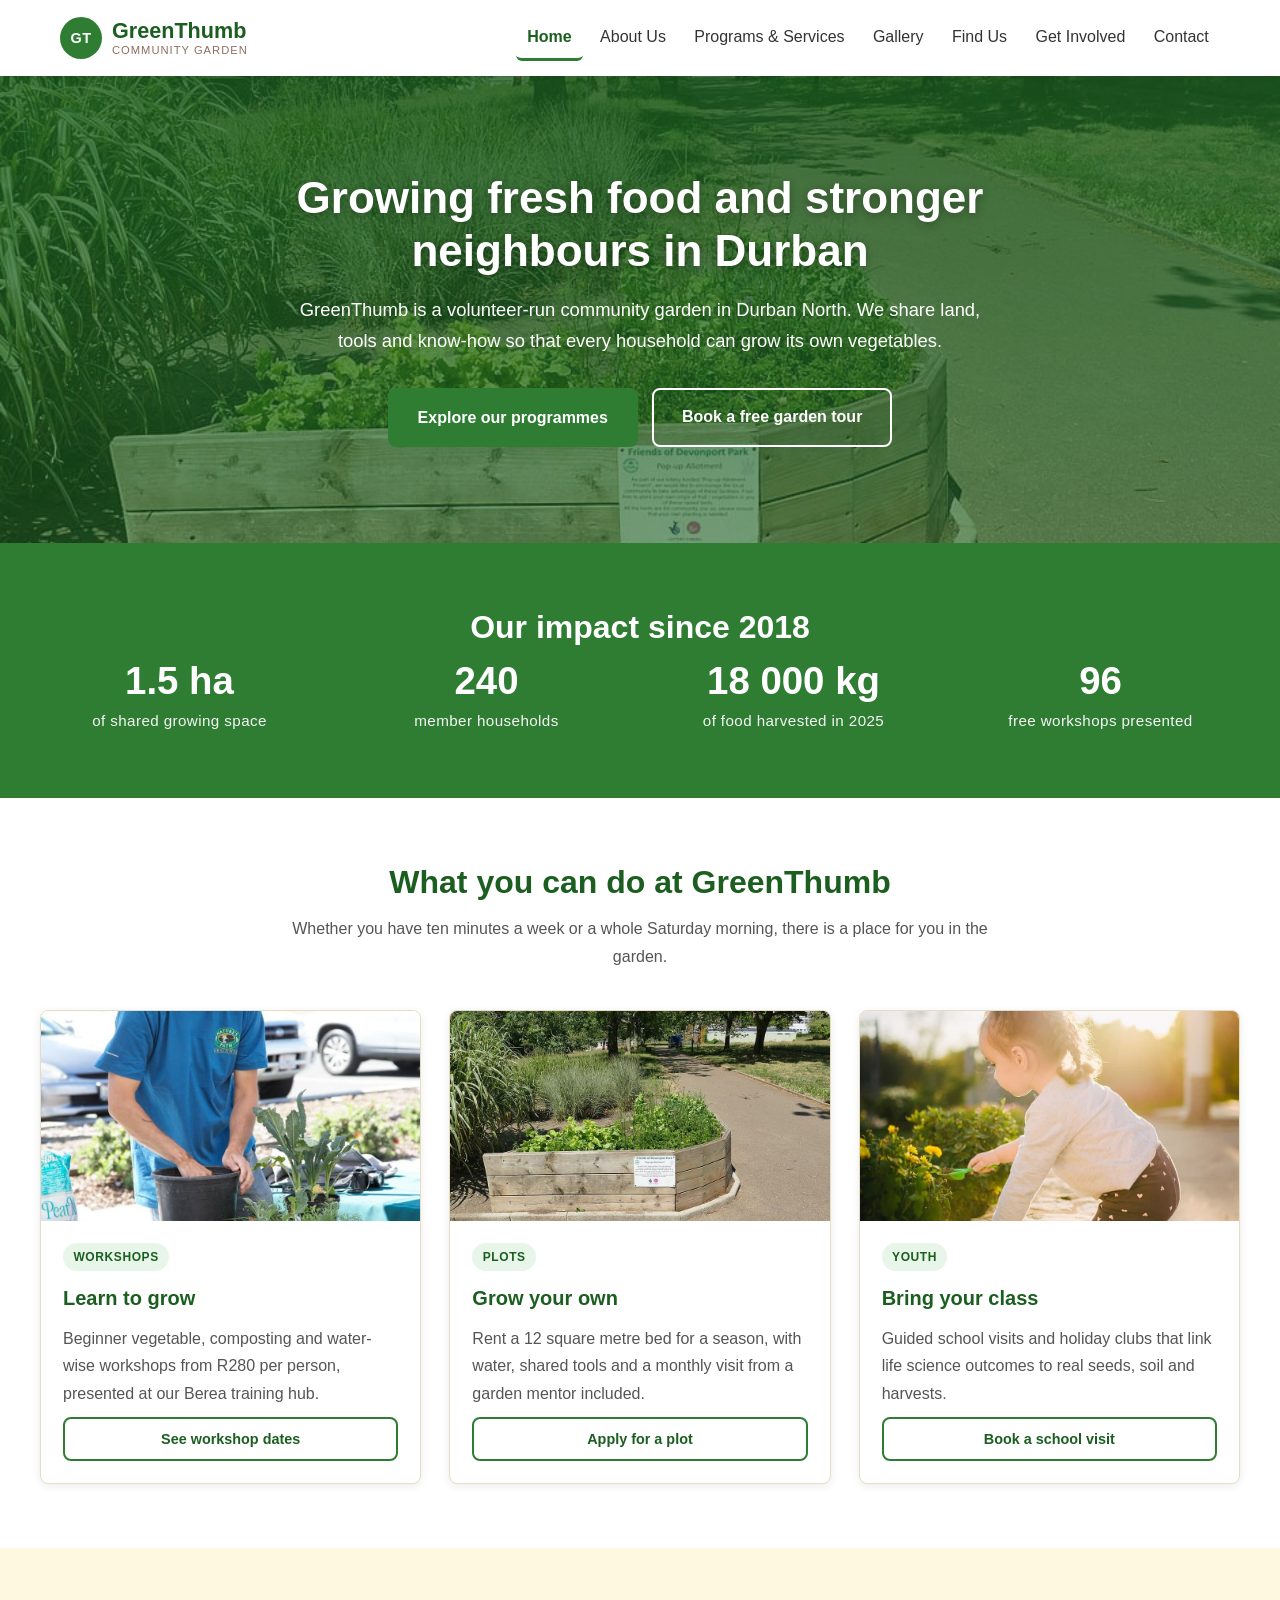
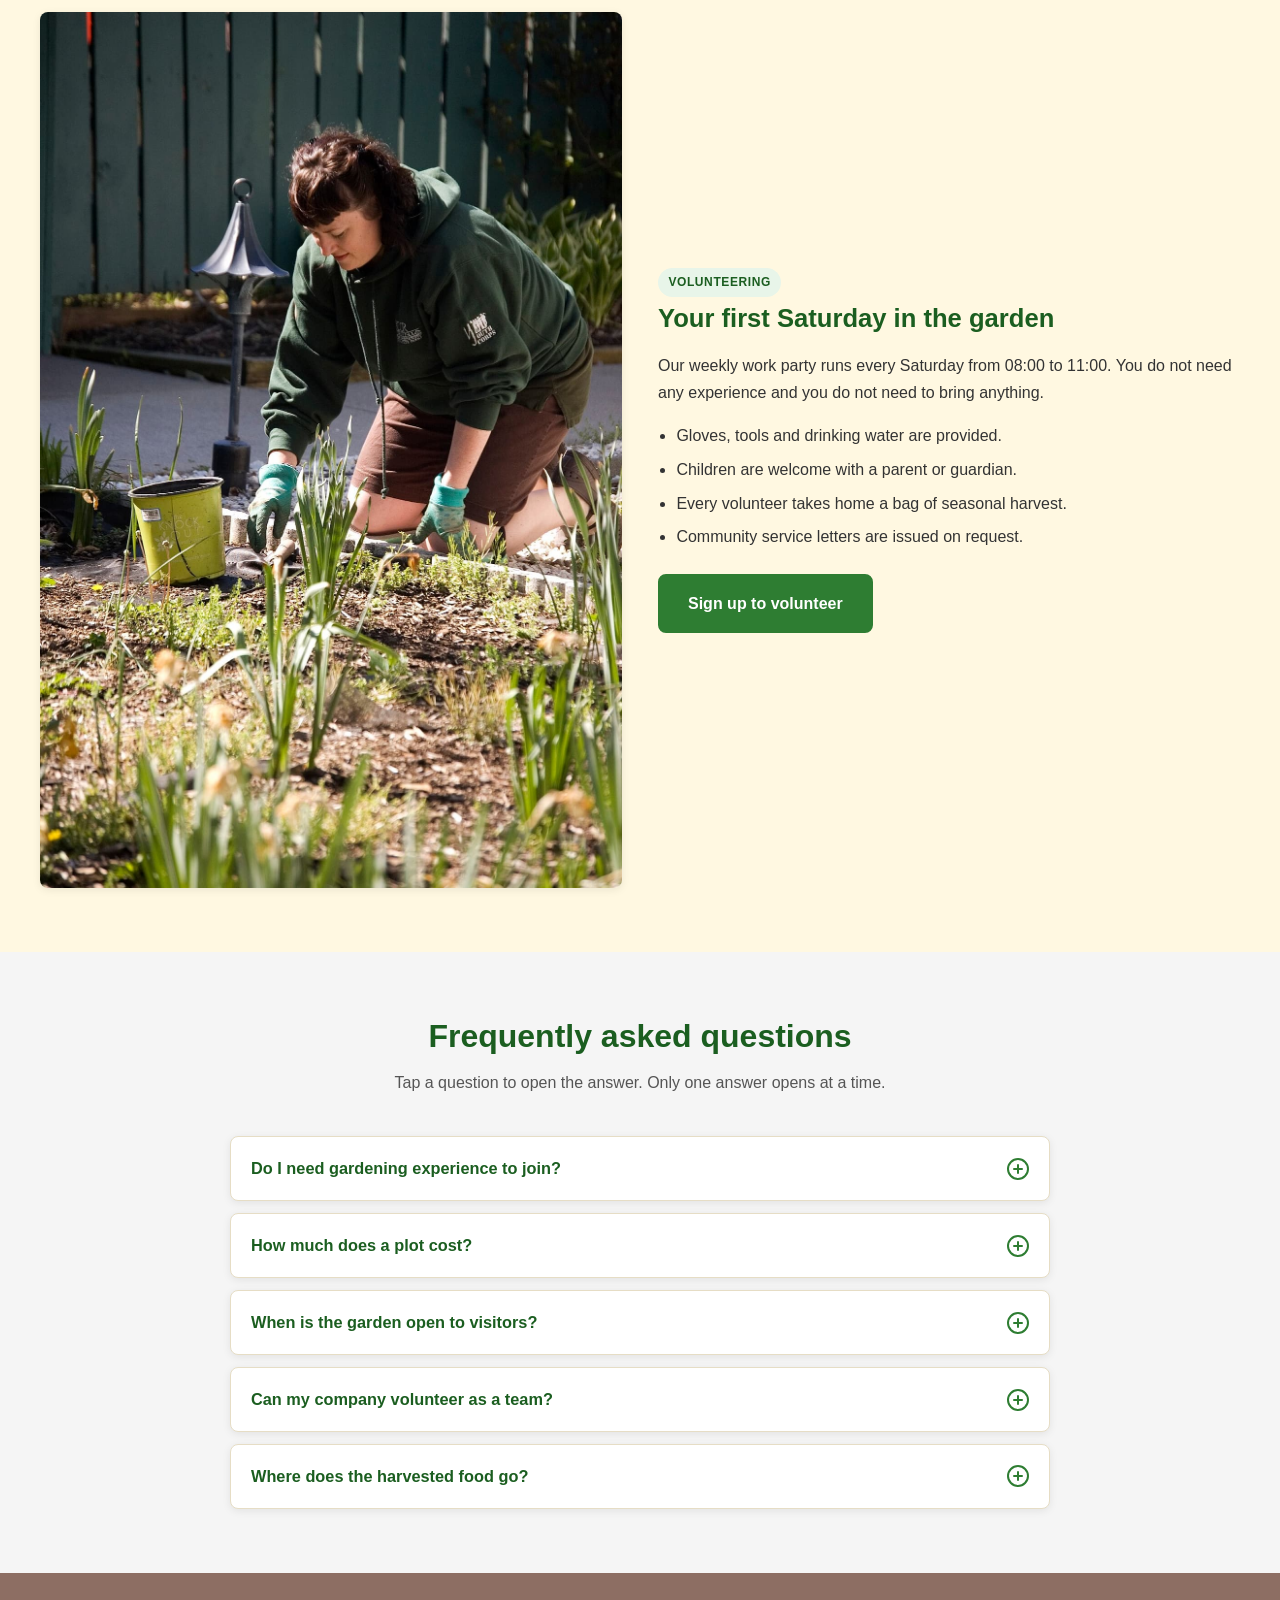
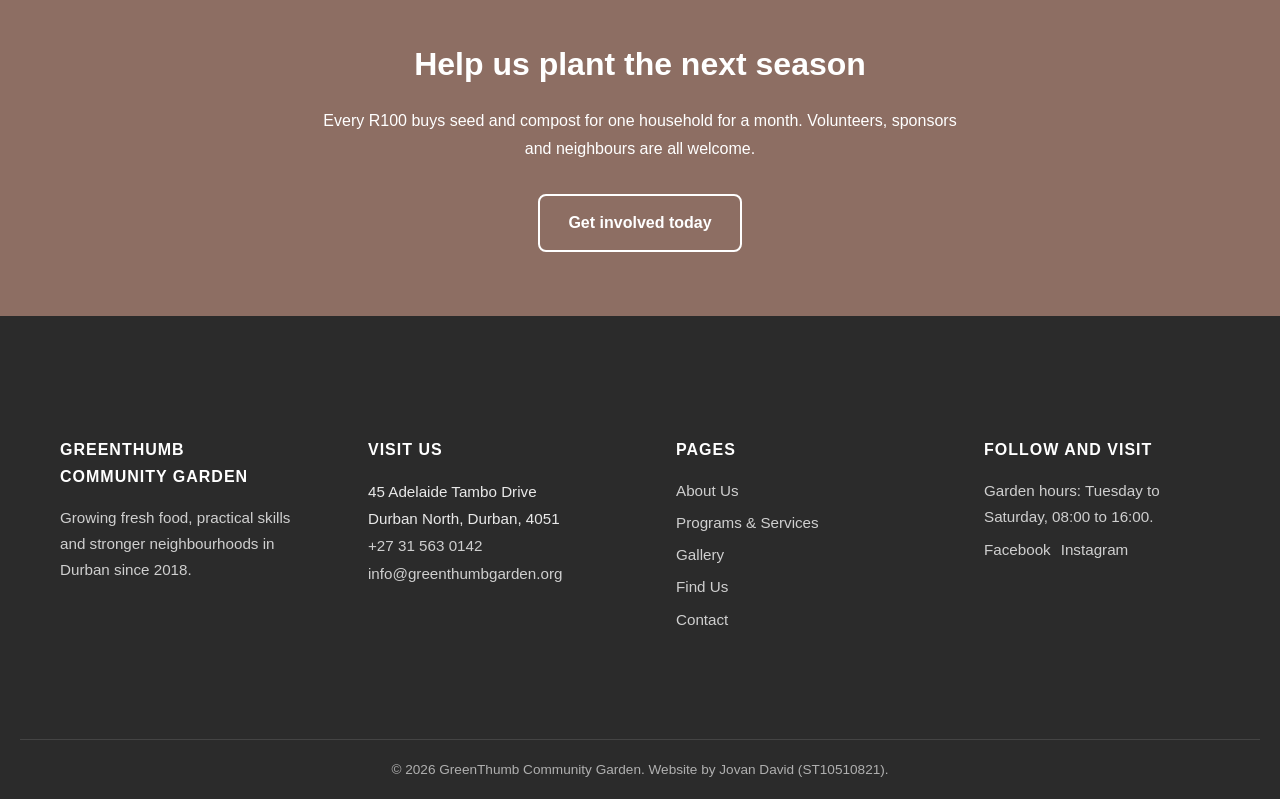
<file: index.html>
<!DOCTYPE html>
<html lang="en-ZA">
<head>
  <meta charset="UTF-8">
  <meta name="viewport" content="width=device-width, initial-scale=1.0">
  <meta http-equiv="Content-Security-Policy" content="default-src 'self'; base-uri 'self'; object-src 'none'; script-src 'self' https://cdn.jsdelivr.net; style-src 'self' 'unsafe-inline' https://cdn.jsdelivr.net; img-src 'self' data: https://*.tile.openstreetmap.org https://tile.openstreetmap.org; connect-src 'self' https://*.tile.openstreetmap.org; font-src 'self'; form-action 'self' https://formsubmit.co">

  <title>GreenThumb Community Garden | Durban Fresh Food</title>
  <meta name="description" content="GreenThumb Community Garden in Durban North grows fresh food, runs affordable workshops and welcomes volunteers. Book a plot or join a Saturday work party.">
  <meta name="keywords" content="community garden Durban, vegetable garden Durban North, gardening workshops Durban, garden plots, food gardening South Africa, volunteering Durban">
  <meta name="author" content="Jovan David">
  <meta name="robots" content="index, follow">
  <link rel="canonical" href="https://jovan-david.github.io/wede5020-poe-jovan-david/">

  <!-- Open Graph / social sharing -->
  <meta property="og:type" content="website">
  <meta property="og:site_name" content="GreenThumb Community Garden">
  <meta property="og:title" content="GreenThumb Community Garden | Durban Fresh Food">
  <meta property="og:description" content="Growing fresh food, practical skills and stronger neighbourhoods in Durban since 2018. Book a plot, join a workshop or volunteer on Saturdays.">
  <meta property="og:url" content="https://jovan-david.github.io/wede5020-poe-jovan-david/">
  <meta property="og:image" content="https://jovan-david.github.io/wede5020-poe-jovan-david/images/community-vegetable-garden-rows.jpg">
  <meta property="og:image:alt" content="Rows of leafy green vegetables growing in raised community garden beds">
  <meta property="og:locale" content="en_ZA">
  <meta name="twitter:card" content="summary_large_image">
  <meta name="twitter:title" content="GreenThumb Community Garden | Durban Fresh Food">
  <meta name="twitter:description" content="Growing fresh food, practical skills and stronger neighbourhoods in Durban since 2018.">
  <meta name="twitter:image" content="https://jovan-david.github.io/wede5020-poe-jovan-david/images/community-vegetable-garden-rows.jpg">

  <link rel="stylesheet" href="css/styles.css">
  <script src="js/main.js" defer></script>

  <!-- Local business structured data (NAP + hours) [16][17] -->
  <script type="application/ld+json">
  {
    "@context": "https://schema.org",
    "@type": "LocalBusiness",
    "@id": "https://jovan-david.github.io/wede5020-poe-jovan-david/#garden",
    "name": "GreenThumb Community Garden",
    "description": "A community food garden in Durban North offering garden plots, gardening workshops and youth programmes.",
    "url": "https://jovan-david.github.io/wede5020-poe-jovan-david/",
    "logo": "https://jovan-david.github.io/wede5020-poe-jovan-david/images/community-vegetable-garden-rows.jpg",
    "image": "https://jovan-david.github.io/wede5020-poe-jovan-david/images/community-vegetable-garden-rows.jpg",
    "telephone": "+27315630142",
    "email": "info@greenthumbgarden.org",
    "priceRange": "R0 - R5000",
    "currenciesAccepted": "ZAR",
    "address": {
      "@type": "PostalAddress",
      "streetAddress": "45 Adelaide Tambo Drive",
      "addressLocality": "Durban North",
      "addressRegion": "KwaZulu-Natal",
      "postalCode": "4051",
      "addressCountry": "ZA"
    },
    "geo": { "@type": "GeoCoordinates", "latitude": -29.7860, "longitude": 31.0350 },
    "openingHoursSpecification": [
      {
        "@type": "OpeningHoursSpecification",
        "dayOfWeek": ["Tuesday", "Wednesday", "Thursday", "Friday", "Saturday"],
        "opens": "08:00",
        "closes": "16:00"
      }
    ],
    "sameAs": [
      "https://www.facebook.com/greenthumbcommunitygarden",
      "https://www.instagram.com/greenthumbcommunitygarden"
    ],
    "areaServed": { "@type": "City", "name": "Durban" }
  }
  </script>
</head>
<body>
  <a class="skip-link" href="#main">Skip to main content</a>

  <header class="header">
    <div class="header-container">
      <a class="logo" href="index.html" aria-label="GreenThumb Community Garden home page">
        <span class="logo-mark" aria-hidden="true">GT</span>
        <span class="logo-text">GreenThumb<small>Community Garden</small></span>
      </a>

      <button class="nav-toggle" type="button" aria-expanded="false" aria-controls="primary-nav">
        <span aria-hidden="true">&#9776;</span> Menu
      </button>

      <nav aria-label="Main Navigation">
        <ul class="nav-menu" id="primary-nav">
          <li><a href="index.html" class="active" aria-current="page">Home</a></li>
          <li><a href="about.html">About Us</a></li>
          <li><a href="services.html">Programs &amp; Services</a></li>
          <li><a href="gallery.html">Gallery</a></li>
          <li><a href="find-us.html">Find Us</a></li>
          <li><a href="enquiry.html">Get Involved</a></li>
          <li><a href="contact.html">Contact</a></li>
        </ul>
      </nav>
    </div>
  </header>

  <main id="main">
    <!-- HERO -->
    <section class="hero" aria-labelledby="hero-heading">
      <div class="hero-inner">
        <h1 id="hero-heading">Growing fresh food and stronger neighbours in Durban</h1>
        <p>GreenThumb is a volunteer-run community garden in Durban North. We share land, tools and know-how so that every household can grow its own vegetables.</p>
        <div class="hero-actions">
          <a class="btn btn-primary" href="services.html">Explore our programmes</a>
          <button class="btn btn-secondary" type="button" data-modal-open="tour-modal">Book a free garden tour</button>
        </div>
      </div>
    </section>

    <!-- IMPACT STATS -->
    <section class="stats-section" aria-labelledby="stats-heading">
      <div class="container">
        <h2 class="section-title" id="stats-heading" style="color:#fff">Our impact since 2018</h2>
        <div class="stats-grid">
          <div class="stat">
            <h3>1.5 ha</h3>
            <p>of shared growing space</p>
          </div>
          <div class="stat">
            <h3>240</h3>
            <p>member households</p>
          </div>
          <div class="stat">
            <h3>18 000 kg</h3>
            <p>of food harvested in 2025</p>
          </div>
          <div class="stat">
            <h3>96</h3>
            <p>free workshops presented</p>
          </div>
        </div>
      </div>
    </section>

    <!-- PROGRAMMES -->
    <section class="band-white reveal" aria-labelledby="programmes-heading">
      <div class="container">
        <h2 class="section-title" id="programmes-heading">What you can do at GreenThumb</h2>
        <p class="section-intro">Whether you have ten minutes a week or a whole Saturday morning, there is a place for you in the garden.</p>

        <div class="programs-grid">
          <article class="program-card">
            <img src="images/container-gardening-workshop.jpg" alt="Workshop facilitator showing a small group how to plant seedlings in a container" width="960" height="1438" loading="lazy" decoding="async">
            <div class="program-content">
              <span class="tag">Workshops</span>
              <h3>Learn to grow</h3>
              <p>Beginner vegetable, composting and water-wise workshops from R280 per person, presented at our Berea training hub.</p>
              <a class="btn btn-outline btn-small" href="services.html">See workshop dates</a>
            </div>
          </article>

          <article class="program-card">
            <img src="images/community-vegetable-garden-rows.jpg" alt="Neat rows of leafy green vegetables growing in raised community garden beds" width="960" height="720" loading="lazy" decoding="async">
            <div class="program-content">
              <span class="tag">Plots</span>
              <h3>Grow your own</h3>
              <p>Rent a 12 square metre bed for a season, with water, shared tools and a monthly visit from a garden mentor included.</p>
              <a class="btn btn-outline btn-small" href="enquiry.html?service=plot-seasonal">Apply for a plot</a>
            </div>
          </article>

          <article class="program-card">
            <img src="images/child-planting-seedlings.jpg" alt="Young gardener pressing a small seedling into prepared soil during a youth garden session" width="960" height="1438" loading="lazy" decoding="async">
            <div class="program-content">
              <span class="tag">Youth</span>
              <h3>Bring your class</h3>
              <p>Guided school visits and holiday clubs that link life science outcomes to real seeds, soil and harvests.</p>
              <a class="btn btn-outline btn-small" href="enquiry.html?service=youth-school-visit">Book a school visit</a>
            </div>
          </article>
        </div>
      </div>
    </section>

    <!-- FEATURE SPLIT -->
    <section class="reveal" aria-labelledby="saturday-heading">
      <div class="container feature-split">
        <img src="images/volunteer-planting-garden-bed.jpg" alt="Volunteer kneeling in a garden bed while planting young green seedlings" width="1200" height="1805" loading="lazy" decoding="async">
        <div>
          <span class="tag">Volunteering</span>
          <h3 id="saturday-heading">Your first Saturday in the garden</h3>
          <p>Our weekly work party runs every Saturday from 08:00 to 11:00. You do not need any experience and you do not need to bring anything.</p>
          <ul>
            <li>Gloves, tools and drinking water are provided.</li>
            <li>Children are welcome with a parent or guardian.</li>
            <li>Every volunteer takes home a bag of seasonal harvest.</li>
            <li>Community service letters are issued on request.</li>
          </ul>
          <a class="btn btn-primary" href="enquiry.html?service=volunteer-weekly">Sign up to volunteer</a>
        </div>
      </div>
    </section>

    <!-- ACCORDION FAQ -->
    <section class="band-grey reveal" aria-labelledby="faq-heading">
      <div class="container">
        <h2 class="section-title" id="faq-heading">Frequently asked questions</h2>
        <p class="section-intro">Tap a question to open the answer. Only one answer opens at a time.</p>

        <div class="accordion" data-accordion>
          <div class="accordion-item">
            <h3>
              <button class="accordion-trigger" type="button" id="faq-trigger-1" aria-controls="faq-panel-1" aria-expanded="false">
                Do I need gardening experience to join?
                <span class="accordion-icon" aria-hidden="true"></span>
              </button>
            </h3>
            <div class="accordion-panel" id="faq-panel-1" role="region" aria-labelledby="faq-trigger-1">
              <div>
                <p>No. More than half of our members had never grown vegetables before they joined. New members are paired with a mentor for their first season and can attend the beginner vegetable workshop at no cost.</p>
              </div>
            </div>
          </div>

          <div class="accordion-item">
            <h3>
              <button class="accordion-trigger" type="button" id="faq-trigger-2" aria-controls="faq-panel-2" aria-expanded="false">
                How much does a plot cost?
                <span class="accordion-icon" aria-hidden="true"></span>
              </button>
            </h3>
            <div class="accordion-panel" id="faq-panel-2" role="region" aria-labelledby="faq-trigger-2">
              <div>
                <p>A seasonal plot is R650 for six months and includes water, compost and shared tools. Four waist-height raised beds are available at R950 per season. Sponsorship places are available for households that cannot pay, and nobody is turned away for financial reasons.</p>
              </div>
            </div>
          </div>

          <div class="accordion-item">
            <h3>
              <button class="accordion-trigger" type="button" id="faq-trigger-3" aria-controls="faq-panel-3" aria-expanded="false">
                When is the garden open to visitors?
                <span class="accordion-icon" aria-hidden="true"></span>
              </button>
            </h3>
            <div class="accordion-panel" id="faq-panel-3" role="region" aria-labelledby="faq-trigger-3">
              <div>
                <p>The main garden at 45 Adelaide Tambo Drive is open from Tuesday to Saturday, 08:00 to 16:00. Guided tours run on the first Saturday of each month at 09:00 and must be booked through the enquiry form.</p>
              </div>
            </div>
          </div>

          <div class="accordion-item">
            <h3>
              <button class="accordion-trigger" type="button" id="faq-trigger-4" aria-controls="faq-panel-4" aria-expanded="false">
                Can my company volunteer as a team?
                <span class="accordion-icon" aria-hidden="true"></span>
              </button>
            </h3>
            <div class="accordion-panel" id="faq-panel-4" role="region" aria-labelledby="faq-trigger-4">
              <div>
                <p>Yes. Our corporate team days accommodate ten people for R1 500 and include a facilitated programme, all materials and a lunch made from garden produce. Larger groups can be split across two visits.</p>
              </div>
            </div>
          </div>

          <div class="accordion-item">
            <h3>
              <button class="accordion-trigger" type="button" id="faq-trigger-5" aria-controls="faq-panel-5" aria-expanded="false">
                Where does the harvested food go?
                <span class="accordion-icon" aria-hidden="true"></span>
              </button>
            </h3>
            <div class="accordion-panel" id="faq-panel-5" role="region" aria-labelledby="faq-trigger-5">
              <div>
                <p>Members keep what they grow. Any surplus is sold at the Saturday harvest market in Umhlanga, and one third of the income funds seedling packs for local primary schools.</p>
              </div>
            </div>
          </div>
        </div>
      </div>
    </section>

    <!-- CALL TO ACTION -->
    <section class="cta-section" aria-labelledby="cta-heading">
      <div class="container">
        <h2 id="cta-heading">Help us plant the next season</h2>
        <p>Every R100 buys seed and compost for one household for a month. Volunteers, sponsors and neighbours are all welcome.</p>
        <a class="btn btn-secondary" href="enquiry.html">Get involved today</a>
      </div>
    </section>
  </main>

  <!-- MODAL: garden tour -->
  <div class="modal" id="tour-modal" role="dialog" aria-modal="true" aria-labelledby="tour-modal-title" aria-hidden="true">
    <div class="modal-dialog" tabindex="-1">
      <button class="modal-close" type="button" data-modal-close aria-label="Close the garden tour information">&times;</button>
      <h2 id="tour-modal-title">Free guided garden tours</h2>
      <p>Tours take about 45 minutes and are led by one of our volunteer gardeners. You will see the seedling nursery, the composting area and the market beds.</p>
      <ul>
        <li><strong>When:</strong> first Saturday of every month at 09:00</li>
        <li><strong>Where:</strong> 45 Adelaide Tambo Drive, Durban North</li>
        <li><strong>Cost:</strong> free, but booking is essential</li>
        <li><strong>Bring:</strong> a hat, closed shoes and a water bottle</li>
      </ul>
      <p>The garden path is level and wheelchair friendly, and there is parking behind the tool shed.</p>
      <a class="btn btn-primary" href="enquiry.html">Request a tour date</a>
    </div>
  </div>

  <footer class="footer">
    <div class="footer-container">
      <section class="footer-section">
        <h2>GreenThumb Community Garden</h2>
        <p>Growing fresh food, practical skills and stronger neighbourhoods in Durban since 2018.</p>
      </section>

      <section class="footer-section">
        <h2>Visit us</h2>
        <address>
          45 Adelaide Tambo Drive<br>
          Durban North, Durban, 4051<br>
          <a href="tel:+27315630142">+27 31 563 0142</a><br>
          <a href="mailto:info@greenthumbgarden.org">info@greenthumbgarden.org</a>
        </address>
      </section>

      <section class="footer-section">
        <h2>Pages</h2>
        <ul>
          <li><a href="about.html">About Us</a></li>
          <li><a href="services.html">Programs &amp; Services</a></li>
          <li><a href="gallery.html">Gallery</a></li>
          <li><a href="find-us.html">Find Us</a></li>
          <li><a href="contact.html">Contact</a></li>
        </ul>
      </section>

      <section class="footer-section">
        <h2>Follow and visit</h2>
        <p>Garden hours: Tuesday to Saturday, 08:00 to 16:00.</p>
        <div class="footer-social">
          <a href="https://www.facebook.com/greenthumbcommunitygarden" target="_blank" rel="noopener noreferrer">Facebook</a>
          <a href="https://www.instagram.com/greenthumbcommunitygarden" target="_blank" rel="noopener noreferrer">Instagram</a>
        </div>
      </section>
    </div>

    <div class="footer-bottom">
      <p>&copy; <span id="current-year">2026</span> GreenThumb Community Garden. Website by Jovan David (ST10510821).</p>
    </div>
  </footer>
</body>
</html>
</file>
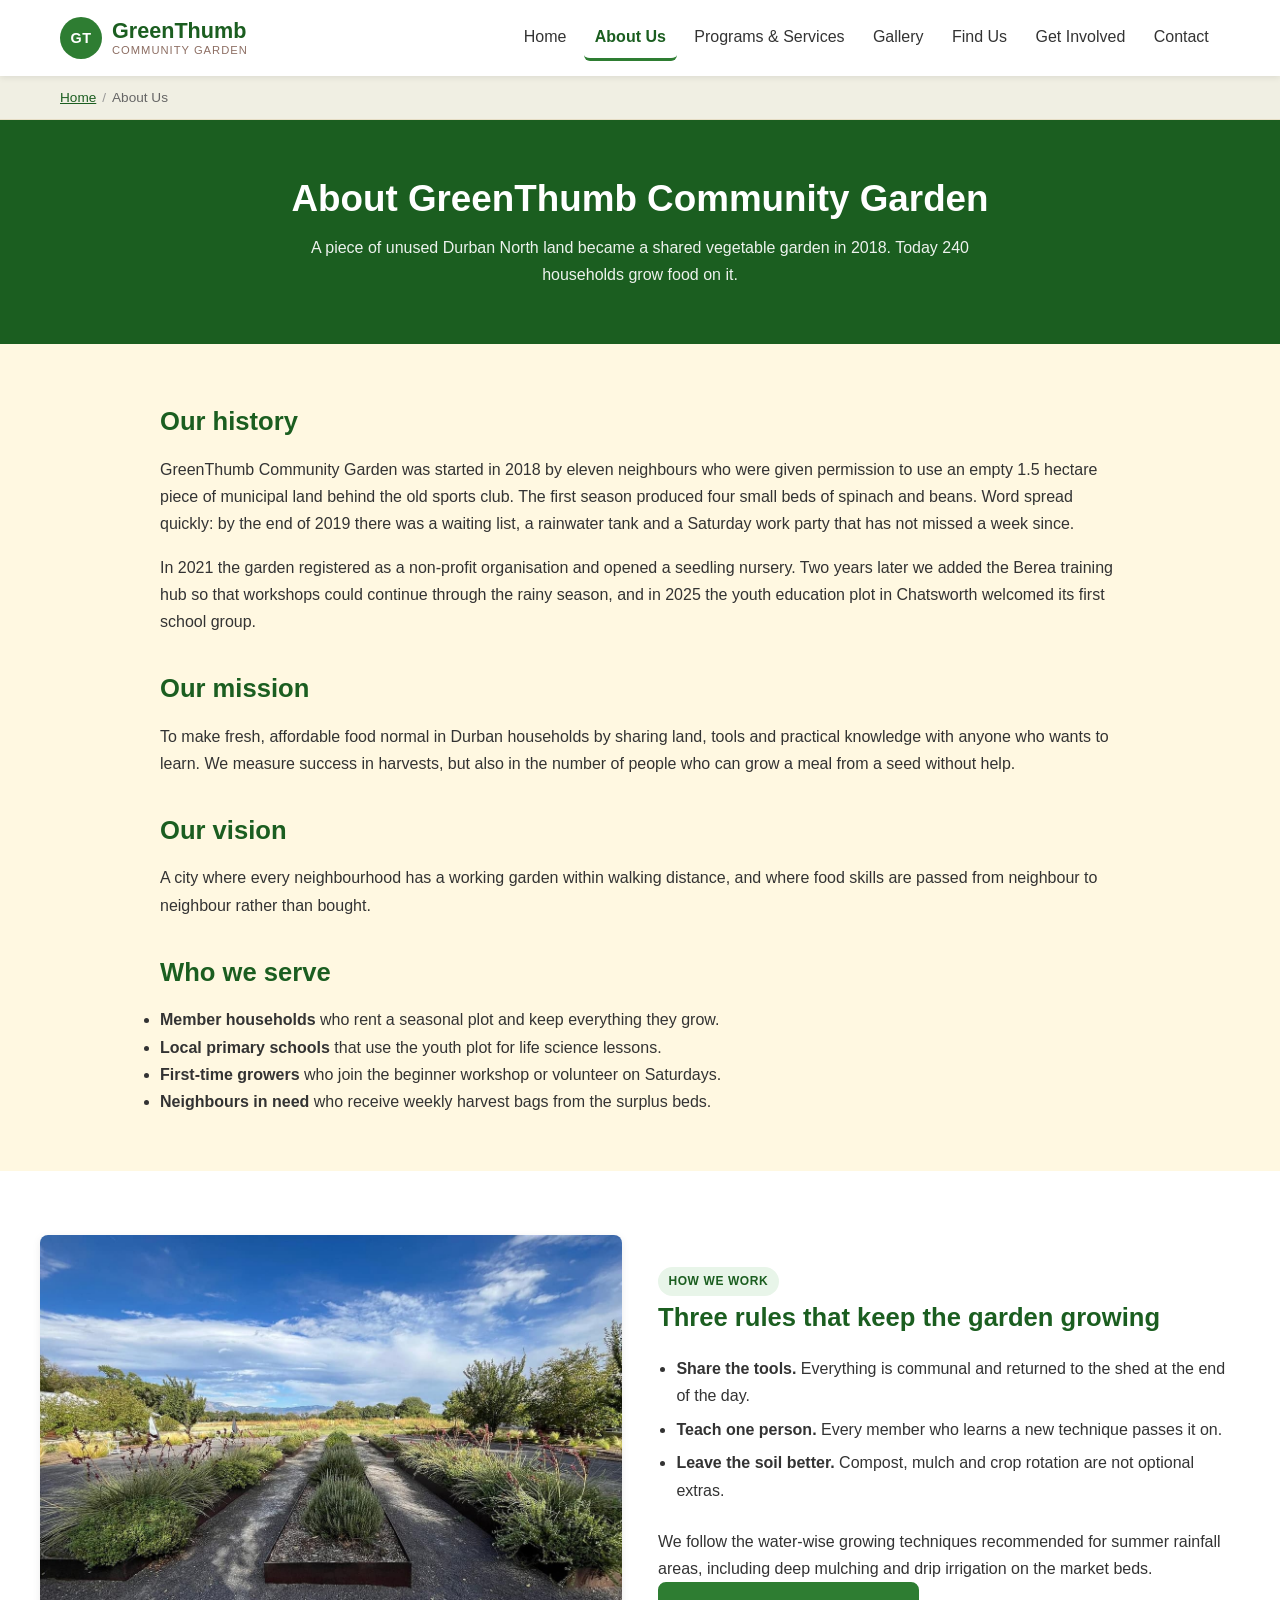
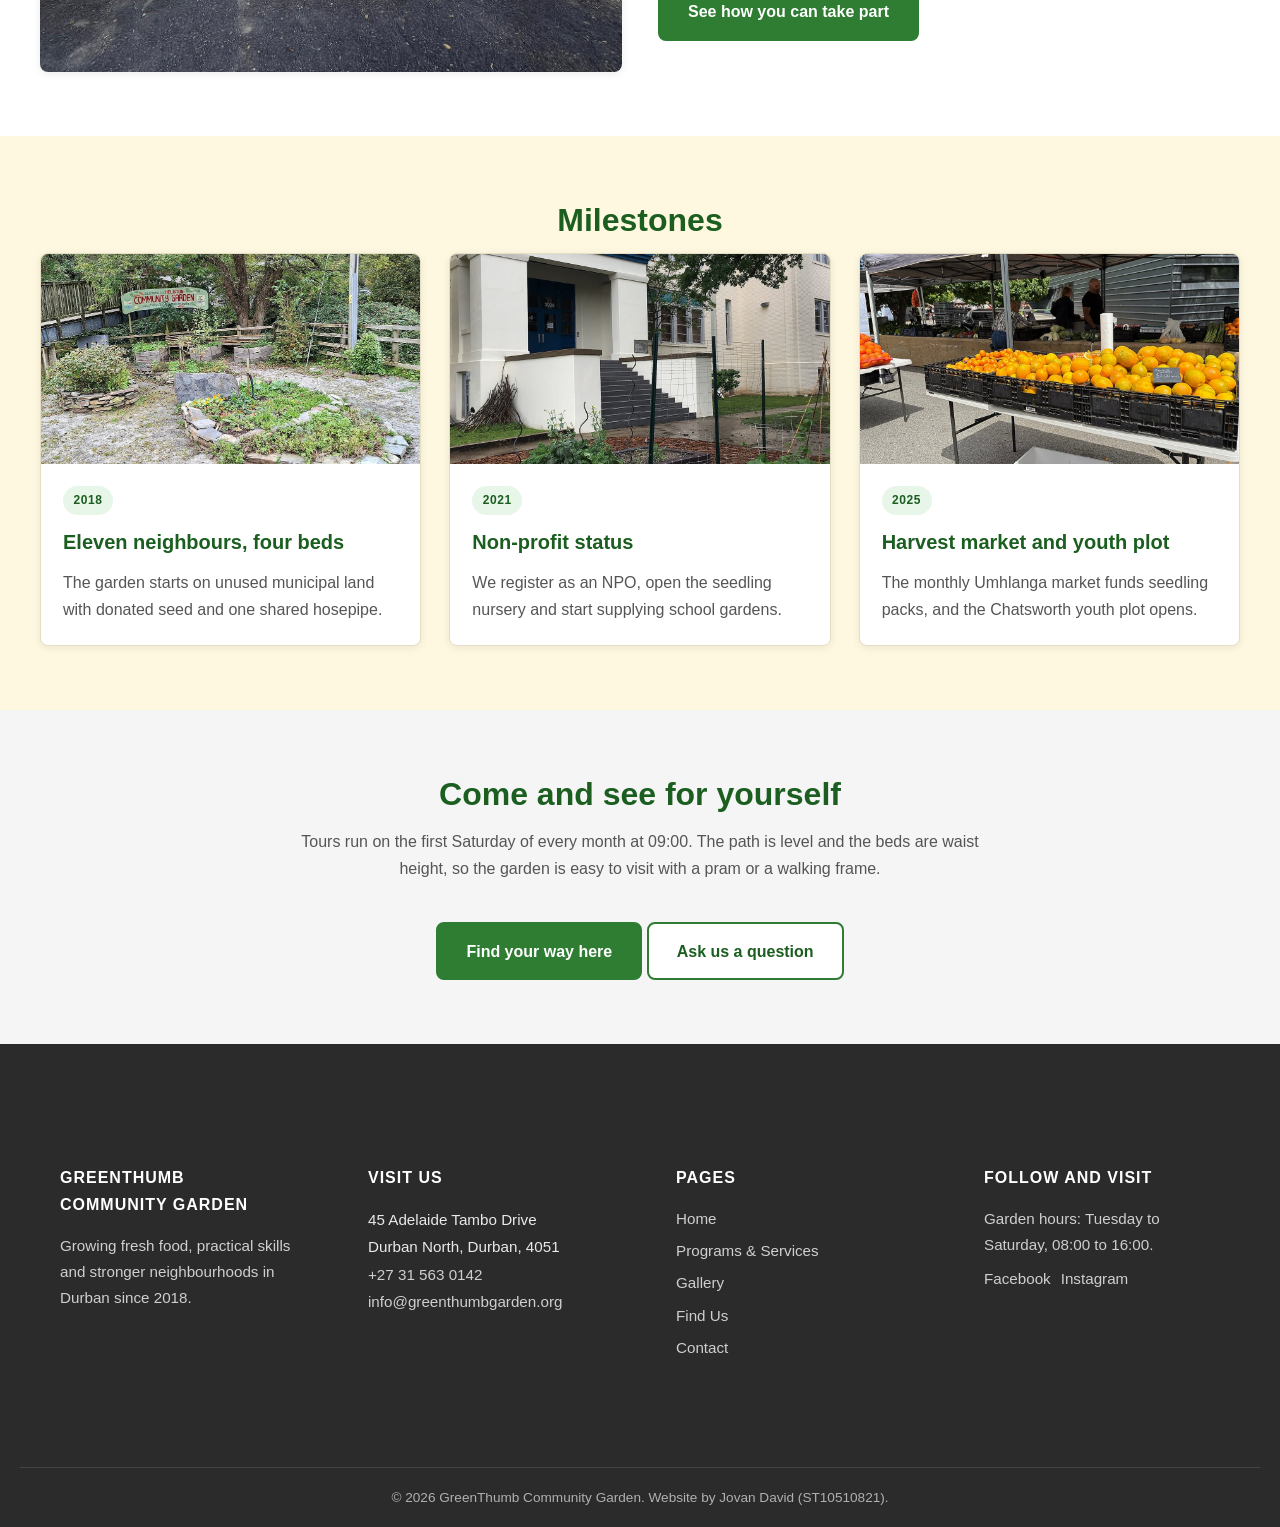
<file: about.html>
<!DOCTYPE html>
<html lang="en-ZA">
<head>
  <meta charset="UTF-8">
  <meta name="viewport" content="width=device-width, initial-scale=1.0">
  <meta http-equiv="Content-Security-Policy" content="default-src 'self'; base-uri 'self'; object-src 'none'; script-src 'self' https://cdn.jsdelivr.net; style-src 'self' 'unsafe-inline' https://cdn.jsdelivr.net; img-src 'self' data: https://*.tile.openstreetmap.org https://tile.openstreetmap.org; connect-src 'self' https://*.tile.openstreetmap.org; font-src 'self'; form-action 'self' https://formsubmit.co">

  <title>About GreenThumb Community Garden in Durban</title>
  <meta name="description" content="Meet the volunteers behind GreenThumb Community Garden in Durban North. Read our history, mission, vision and the community we have served since 2018.">
  <meta name="keywords" content="GreenThumb history, community garden Durban North, food security Durban, urban farming KwaZulu-Natal, garden volunteers, non-profit garden">
  <meta name="author" content="Jovan David">
  <meta name="robots" content="index, follow">
  <link rel="canonical" href="https://jovan-david.github.io/wede5020-poe-jovan-david/about.html">

  <meta property="og:type" content="website">
  <meta property="og:site_name" content="GreenThumb Community Garden">
  <meta property="og:title" content="About GreenThumb Community Garden in Durban">
  <meta property="og:description" content="Our history, mission and the neighbours who grow with us in Durban North.">
  <meta property="og:url" content="https://jovan-david.github.io/wede5020-poe-jovan-david/about.html">
  <meta property="og:image" content="https://jovan-david.github.io/wede5020-poe-jovan-david/images/herb-garden-beds-planting.jpg">
  <meta property="og:image:alt" content="Long raised beds planted with herbs and vegetables">
  <meta property="og:locale" content="en_ZA">
  <meta name="twitter:card" content="summary_large_image">
  <meta name="twitter:title" content="About GreenThumb Community Garden in Durban">
  <meta name="twitter:description" content="Our history, mission and the neighbours who grow with us in Durban North.">
  <meta name="twitter:image" content="https://jovan-david.github.io/wede5020-poe-jovan-david/images/herb-garden-beds-planting.jpg">

  <link rel="stylesheet" href="css/styles.css">
  <script src="js/main.js" defer></script>

  <script type="application/ld+json">
  {
    "@context": "https://schema.org",
    "@type": "LocalBusiness",
    "@id": "https://jovan-david.github.io/wede5020-poe-jovan-david/#garden",
    "name": "GreenThumb Community Garden",
    "url": "https://jovan-david.github.io/wede5020-poe-jovan-david/",
    "image": "https://jovan-david.github.io/wede5020-poe-jovan-david/images/community-vegetable-garden-rows.jpg",
    "telephone": "+27315630142",
    "email": "info@greenthumbgarden.org",
    "priceRange": "R0 - R5000",
    "address": {
      "@type": "PostalAddress",
      "streetAddress": "45 Adelaide Tambo Drive",
      "addressLocality": "Durban North",
      "addressRegion": "KwaZulu-Natal",
      "postalCode": "4051",
      "addressCountry": "ZA"
    },
    "geo": { "@type": "GeoCoordinates", "latitude": -29.7860, "longitude": 31.0350 },
    "openingHoursSpecification": [
      {
        "@type": "OpeningHoursSpecification",
        "dayOfWeek": ["Tuesday", "Wednesday", "Thursday", "Friday", "Saturday"],
        "opens": "08:00",
        "closes": "16:00"
      }
    ]
  }
  </script>
</head>
<body>
  <a class="skip-link" href="#main">Skip to main content</a>

  <header class="header">
    <div class="header-container">
      <a class="logo" href="index.html" aria-label="GreenThumb Community Garden home page">
        <span class="logo-mark" aria-hidden="true">GT</span>
        <span class="logo-text">GreenThumb<small>Community Garden</small></span>
      </a>

      <button class="nav-toggle" type="button" aria-expanded="false" aria-controls="primary-nav">
        <span aria-hidden="true">&#9776;</span> Menu
      </button>

      <nav aria-label="Main Navigation">
        <ul class="nav-menu" id="primary-nav">
          <li><a href="index.html">Home</a></li>
          <li><a href="about.html" class="active" aria-current="page">About Us</a></li>
          <li><a href="services.html">Programs &amp; Services</a></li>
          <li><a href="gallery.html">Gallery</a></li>
          <li><a href="find-us.html">Find Us</a></li>
          <li><a href="enquiry.html">Get Involved</a></li>
          <li><a href="contact.html">Contact</a></li>
        </ul>
      </nav>
    </div>
  </header>

  <nav class="breadcrumb" aria-label="Breadcrumb">
    <ol>
      <li><a href="index.html">Home</a></li>
      <li aria-current="page">About Us</li>
    </ol>
  </nav>

  <main id="main">
    <section class="page-header">
      <h1>About GreenThumb Community Garden</h1>
      <p>A piece of unused Durban North land became a shared vegetable garden in 2018. Today 240 households grow food on it.</p>
    </section>

    <div class="page-content">
      <h2>Our history</h2>
      <p>GreenThumb Community Garden was started in 2018 by eleven neighbours who were given permission to use an empty 1.5 hectare piece of municipal land behind the old sports club. The first season produced four small beds of spinach and beans. Word spread quickly: by the end of 2019 there was a waiting list, a rainwater tank and a Saturday work party that has not missed a week since.</p>
      <p>In 2021 the garden registered as a non-profit organisation and opened a seedling nursery. Two years later we added the Berea training hub so that workshops could continue through the rainy season, and in 2025 the youth education plot in Chatsworth welcomed its first school group.</p>

      <h2>Our mission</h2>
      <p>To make fresh, affordable food normal in Durban households by sharing land, tools and practical knowledge with anyone who wants to learn. We measure success in harvests, but also in the number of people who can grow a meal from a seed without help.</p>

      <h2>Our vision</h2>
      <p>A city where every neighbourhood has a working garden within walking distance, and where food skills are passed from neighbour to neighbour rather than bought.</p>

      <h2>Who we serve</h2>
      <ul>
        <li><strong>Member households</strong> who rent a seasonal plot and keep everything they grow.</li>
        <li><strong>Local primary schools</strong> that use the youth plot for life science lessons.</li>
        <li><strong>First-time growers</strong> who join the beginner workshop or volunteer on Saturdays.</li>
        <li><strong>Neighbours in need</strong> who receive weekly harvest bags from the surplus beds.</li>
      </ul>
    </div>

    <section class="band-white reveal">
      <div class="container feature-split">
        <img src="images/herb-garden-beds-planting.jpg" alt="Long raised garden beds planted with herbs and perennial vegetables beside a gravel path" width="1200" height="900" loading="lazy" decoding="async">
        <div>
          <span class="tag">How we work</span>
          <h3 id="values-heading">Three rules that keep the garden growing</h3>
          <ul>
            <li><strong>Share the tools.</strong> Everything is communal and returned to the shed at the end of the day.</li>
            <li><strong>Teach one person.</strong> Every member who learns a new technique passes it on.</li>
            <li><strong>Leave the soil better.</strong> Compost, mulch and crop rotation are not optional extras.</li>
          </ul>
          <p>We follow the water-wise growing techniques recommended for summer rainfall areas, including deep mulching and drip irrigation on the market beds.</p>
          <a class="btn btn-primary" href="services.html">See how you can take part</a>
        </div>
      </div>
    </section>

    <section class="reveal">
      <div class="container">
        <h2 class="section-title">Milestones</h2>
        <div class="programs-grid">
          <article class="program-card">
            <img src="images/raised-bed-vegetable-plot.jpg" alt="Wooden raised bed filled with dark compost and young leafy plants" width="1200" height="743" loading="lazy" decoding="async">
            <div class="program-content">
              <span class="tag">2018</span>
              <h3>Eleven neighbours, four beds</h3>
              <p>The garden starts on unused municipal land with donated seed and one shared hosepipe.</p>
            </div>
          </article>
          <article class="program-card">
            <img src="images/school-kitchen-garden-bed.jpg" alt="Raised vegetable beds planted in front of a community building" width="1200" height="1600" loading="lazy" decoding="async">
            <div class="program-content">
              <span class="tag">2021</span>
              <h3>Non-profit status</h3>
              <p>We register as an NPO, open the seedling nursery and start supplying school gardens.</p>
            </div>
          </article>
          <article class="program-card">
            <img src="images/harvest-market-vegetable-stall.jpg" alt="Market stall table piled with oranges and fresh seasonal produce" width="1200" height="900" loading="lazy" decoding="async">
            <div class="program-content">
              <span class="tag">2025</span>
              <h3>Harvest market and youth plot</h3>
              <p>The monthly Umhlanga market funds seedling packs, and the Chatsworth youth plot opens.</p>
            </div>
          </article>
        </div>
      </div>
    </section>

    <section class="band-grey">
      <div class="container-narrow text-center">
        <h2 class="section-title">Come and see for yourself</h2>
        <p class="section-intro">Tours run on the first Saturday of every month at 09:00. The path is level and the beds are waist height, so the garden is easy to visit with a pram or a walking frame.</p>
        <a class="btn btn-primary" href="find-us.html">Find your way here</a>
        <a class="btn btn-outline" href="enquiry.html">Ask us a question</a>
      </div>
    </section>
  </main>

  <footer class="footer">
    <div class="footer-container">
      <section class="footer-section">
        <h2>GreenThumb Community Garden</h2>
        <p>Growing fresh food, practical skills and stronger neighbourhoods in Durban since 2018.</p>
      </section>

      <section class="footer-section">
        <h2>Visit us</h2>
        <address>
          45 Adelaide Tambo Drive<br>
          Durban North, Durban, 4051<br>
          <a href="tel:+27315630142">+27 31 563 0142</a><br>
          <a href="mailto:info@greenthumbgarden.org">info@greenthumbgarden.org</a>
        </address>
      </section>

      <section class="footer-section">
        <h2>Pages</h2>
        <ul>
          <li><a href="index.html">Home</a></li>
          <li><a href="services.html">Programs &amp; Services</a></li>
          <li><a href="gallery.html">Gallery</a></li>
          <li><a href="find-us.html">Find Us</a></li>
          <li><a href="contact.html">Contact</a></li>
        </ul>
      </section>

      <section class="footer-section">
        <h2>Follow and visit</h2>
        <p>Garden hours: Tuesday to Saturday, 08:00 to 16:00.</p>
        <div class="footer-social">
          <a href="https://www.facebook.com/greenthumbcommunitygarden" target="_blank" rel="noopener noreferrer">Facebook</a>
          <a href="https://www.instagram.com/greenthumbcommunitygarden" target="_blank" rel="noopener noreferrer">Instagram</a>
        </div>
      </section>
    </div>

    <div class="footer-bottom">
      <p>&copy; <span id="current-year">2026</span> GreenThumb Community Garden. Website by Jovan David (ST10510821).</p>
    </div>
  </footer>
</body>
</html>
</file>
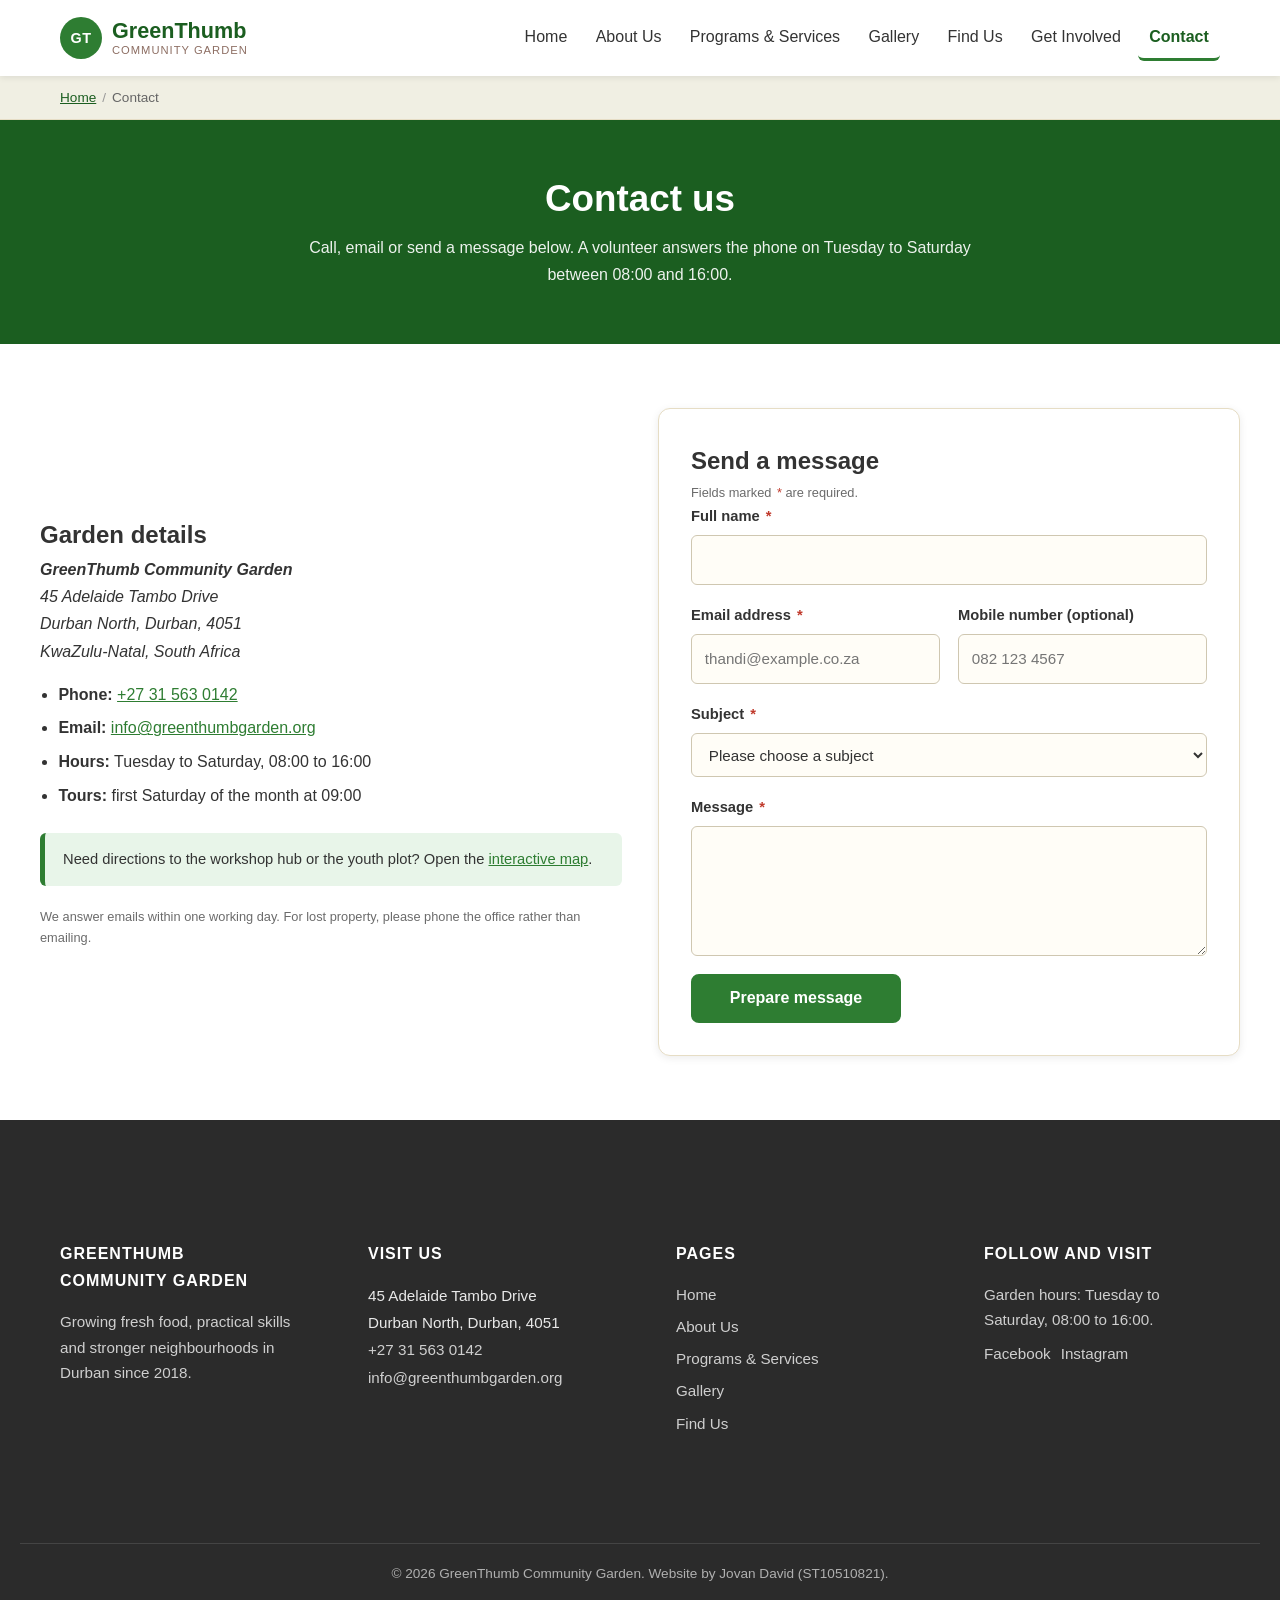
<file: contact.html>
<!DOCTYPE html>
<html lang="en-ZA">
<head>
  <meta charset="UTF-8">
  <meta name="viewport" content="width=device-width, initial-scale=1.0">
  <meta http-equiv="Content-Security-Policy" content="default-src 'self'; base-uri 'self'; object-src 'none'; script-src 'self' https://cdn.jsdelivr.net; style-src 'self' 'unsafe-inline' https://cdn.jsdelivr.net; img-src 'self' data: https://*.tile.openstreetmap.org https://tile.openstreetmap.org; connect-src 'self' https://*.tile.openstreetmap.org; font-src 'self'; form-action 'self' https://formsubmit.co">

  <title>Contact GreenThumb Community Garden Durban</title>
  <meta name="description" content="Contact GreenThumb Community Garden in Durban North by phone, email or the online form. Find our address, opening hours and volunteer coordinator details.">
  <meta name="keywords" content="contact community garden Durban, GreenThumb phone number, Durban North garden address, garden opening hours, volunteer coordinator Durban, food garden email">
  <meta name="author" content="Jovan David">
  <meta name="robots" content="index, follow">
  <link rel="canonical" href="https://jovan-david.github.io/wede5020-poe-jovan-david/contact.html">

  <meta property="og:type" content="website">
  <meta property="og:site_name" content="GreenThumb Community Garden">
  <meta property="og:title" content="Contact GreenThumb Community Garden Durban">
  <meta property="og:description" content="Phone, email, address and opening hours for GreenThumb Community Garden in Durban North.">
  <meta property="og:url" content="https://jovan-david.github.io/wede5020-poe-jovan-david/contact.html">
  <meta property="og:image" content="https://jovan-david.github.io/wede5020-poe-jovan-david/images/community-vegetable-garden-rows.jpg">
  <meta property="og:image:alt" content="Rows of leafy green vegetables in raised community garden beds">
  <meta property="og:locale" content="en_ZA">
  <meta name="twitter:card" content="summary_large_image">
  <meta name="twitter:title" content="Contact GreenThumb Community Garden Durban">
  <meta name="twitter:description" content="Phone, email, address and opening hours for GreenThumb Community Garden.">
  <meta name="twitter:image" content="https://jovan-david.github.io/wede5020-poe-jovan-david/images/community-vegetable-garden-rows.jpg">

  <link rel="stylesheet" href="css/styles.css">
  <script src="js/main.js" defer></script>
  <script src="js/contact.js" defer></script>

  <script type="application/ld+json">
  {
    "@context": "https://schema.org",
    "@type": "LocalBusiness",
    "@id": "https://jovan-david.github.io/wede5020-poe-jovan-david/#garden",
    "name": "GreenThumb Community Garden",
    "url": "https://jovan-david.github.io/wede5020-poe-jovan-david/",
    "image": "https://jovan-david.github.io/wede5020-poe-jovan-david/images/community-vegetable-garden-rows.jpg",
    "telephone": "+27315630142",
    "email": "info@greenthumbgarden.org",
    "priceRange": "R0 - R5000",
    "address": {
      "@type": "PostalAddress",
      "streetAddress": "45 Adelaide Tambo Drive",
      "addressLocality": "Durban North",
      "addressRegion": "KwaZulu-Natal",
      "postalCode": "4051",
      "addressCountry": "ZA"
    },
    "geo": { "@type": "GeoCoordinates", "latitude": -29.7860, "longitude": 31.0350 },
    "openingHoursSpecification": [
      {
        "@type": "OpeningHoursSpecification",
        "dayOfWeek": ["Tuesday", "Wednesday", "Thursday", "Friday", "Saturday"],
        "opens": "08:00",
        "closes": "16:00"
      }
    ],
    "contactPoint": {
      "@type": "ContactPoint",
      "telephone": "+27315630142",
      "contactType": "customer service",
      "email": "info@greenthumbgarden.org",
      "availableLanguage": ["English", "isiZulu"]
    }
  }
  </script>
</head>
<body>
  <a class="skip-link" href="#main">Skip to main content</a>

  <header class="header">
    <div class="header-container">
      <a class="logo" href="index.html" aria-label="GreenThumb Community Garden home page">
        <span class="logo-mark" aria-hidden="true">GT</span>
        <span class="logo-text">GreenThumb<small>Community Garden</small></span>
      </a>

      <button class="nav-toggle" type="button" aria-expanded="false" aria-controls="primary-nav">
        <span aria-hidden="true">&#9776;</span> Menu
      </button>

      <nav aria-label="Main Navigation">
        <ul class="nav-menu" id="primary-nav">
          <li><a href="index.html">Home</a></li>
          <li><a href="about.html">About Us</a></li>
          <li><a href="services.html">Programs &amp; Services</a></li>
          <li><a href="gallery.html">Gallery</a></li>
          <li><a href="find-us.html">Find Us</a></li>
          <li><a href="enquiry.html">Get Involved</a></li>
          <li><a href="contact.html" class="active" aria-current="page">Contact</a></li>
        </ul>
      </nav>
    </div>
  </header>

  <nav class="breadcrumb" aria-label="Breadcrumb">
    <ol>
      <li><a href="index.html">Home</a></li>
      <li aria-current="page">Contact</li>
    </ol>
  </nav>

  <main id="main">
    <section class="page-header">
      <h1>Contact us</h1>
      <p>Call, email or send a message below. A volunteer answers the phone on Tuesday to Saturday between 08:00 and 16:00.</p>
    </section>

    <section class="band-white">
      <div class="container">
        <div class="feature-split">
          <div>
            <h2>Garden details</h2>
            <address>
              <strong>GreenThumb Community Garden</strong><br>
              45 Adelaide Tambo Drive<br>
              Durban North, Durban, 4051<br>
              KwaZulu-Natal, South Africa
            </address>

            <ul class="mt-2">
              <li><strong>Phone:</strong> <a href="tel:+27315630142">+27 31 563 0142</a></li>
              <li><strong>Email:</strong> <a href="mailto:info@greenthumbgarden.org">info@greenthumbgarden.org</a></li>
              <li><strong>Hours:</strong> Tuesday to Saturday, 08:00 to 16:00</li>
              <li><strong>Tours:</strong> first Saturday of the month at 09:00</li>
            </ul>

            <div class="notice">
              <p>Need directions to the workshop hub or the youth plot? Open the <a href="find-us.html">interactive map</a>.</p>
            </div>

            <p class="hint">We answer emails within one working day. For lost property, please phone the office rather than emailing.</p>
          </div>

          <div>
            <form class="form-card" id="contact-form" action="https://formsubmit.co/info@greenthumbgarden.org" method="post" novalidate>
              <h2>Send a message</h2>
              <p class="hint">Fields marked <span class="required-mark">*</span> are required.</p>

              <div class="form-status" id="contact-status" role="alert" aria-live="assertive"></div>

              <div class="form-field">
                <label for="contact-name">Full name <span class="required-mark">*</span></label>
                <input type="text" id="contact-name" name="contact-name" autocomplete="name" aria-describedby="contact-name-error">
                <span class="field-error" id="contact-name-error" role="alert"></span>
              </div>

              <div class="form-row">
                <div class="form-field">
                  <label for="contact-email">Email address <span class="required-mark">*</span></label>
                  <input type="email" id="contact-email" name="contact-email" autocomplete="email" placeholder="thandi@example.co.za" aria-describedby="contact-email-error">
                  <span class="field-error" id="contact-email-error" role="alert"></span>
                </div>

                <div class="form-field">
                  <label for="contact-phone">Mobile number (optional)</label>
                  <input type="tel" id="contact-phone" name="contact-phone" autocomplete="tel" placeholder="082 123 4567" aria-describedby="contact-phone-error">
                  <span class="field-error" id="contact-phone-error" role="alert"></span>
                </div>
              </div>

              <div class="form-field">
                <label for="contact-subject">Subject <span class="required-mark">*</span></label>
                <select id="contact-subject" name="contact-subject" aria-describedby="contact-subject-error">
                  <option value="">Please choose a subject</option>
                  <option value="General question">General question</option>
                  <option value="Volunteering">Volunteering</option>
                  <option value="Plots and membership">Plots and membership</option>
                  <option value="Donations and sponsorship">Donations and sponsorship</option>
                  <option value="School programme">School programme</option>
                  <option value="Media request">Media request</option>
                </select>
                <span class="field-error" id="contact-subject-error" role="alert"></span>
              </div>

              <div class="form-field">
                <label for="contact-message">Message <span class="required-mark">*</span></label>
                <textarea id="contact-message" name="contact-message" maxlength="500" aria-describedby="contact-message-error"></textarea>
                <span class="field-error" id="contact-message-error" role="alert"></span>
              </div>

              <div class="form-actions">
                <button class="btn btn-primary" type="submit" id="contact-submit">Prepare message</button>
              </div>

              <!-- Confirmation panel filled in by js/contact.js -->
              <div class="quote-panel" id="contact-confirmation" hidden>
                <h3>Your message is ready</h3>
                <p id="contact-summary"></p>
                <div class="form-actions">
                  <a class="btn btn-primary" id="mailto-link" href="mailto:info@greenthumbgarden.org">Open in email app</a>
                  <button class="btn btn-outline" type="button" id="copy-email">Copy email address</button>
                </div>
                <p class="hint">If nothing opens, your device has no email app configured. Copy the address above and send the message from your usual email service.</p>
              </div>
            </form>
          </div>
        </div>
      </div>
    </section>
  </main>

  <footer class="footer">
    <div class="footer-container">
      <section class="footer-section">
        <h2>GreenThumb Community Garden</h2>
        <p>Growing fresh food, practical skills and stronger neighbourhoods in Durban since 2018.</p>
      </section>

      <section class="footer-section">
        <h2>Visit us</h2>
        <address>
          45 Adelaide Tambo Drive<br>
          Durban North, Durban, 4051<br>
          <a href="tel:+27315630142">+27 31 563 0142</a><br>
          <a href="mailto:info@greenthumbgarden.org">info@greenthumbgarden.org</a>
        </address>
      </section>

      <section class="footer-section">
        <h2>Pages</h2>
        <ul>
          <li><a href="index.html">Home</a></li>
          <li><a href="about.html">About Us</a></li>
          <li><a href="services.html">Programs &amp; Services</a></li>
          <li><a href="gallery.html">Gallery</a></li>
          <li><a href="find-us.html">Find Us</a></li>
        </ul>
      </section>

      <section class="footer-section">
        <h2>Follow and visit</h2>
        <p>Garden hours: Tuesday to Saturday, 08:00 to 16:00.</p>
        <div class="footer-social">
          <a href="https://www.facebook.com/greenthumbcommunitygarden" target="_blank" rel="noopener noreferrer">Facebook</a>
          <a href="https://www.instagram.com/greenthumbcommunitygarden" target="_blank" rel="noopener noreferrer">Instagram</a>
        </div>
      </section>
    </div>

    <div class="footer-bottom">
      <p>&copy; <span id="current-year">2026</span> GreenThumb Community Garden. Website by Jovan David (ST10510821).</p>
    </div>
  </footer>
</body>
</html>
</file>
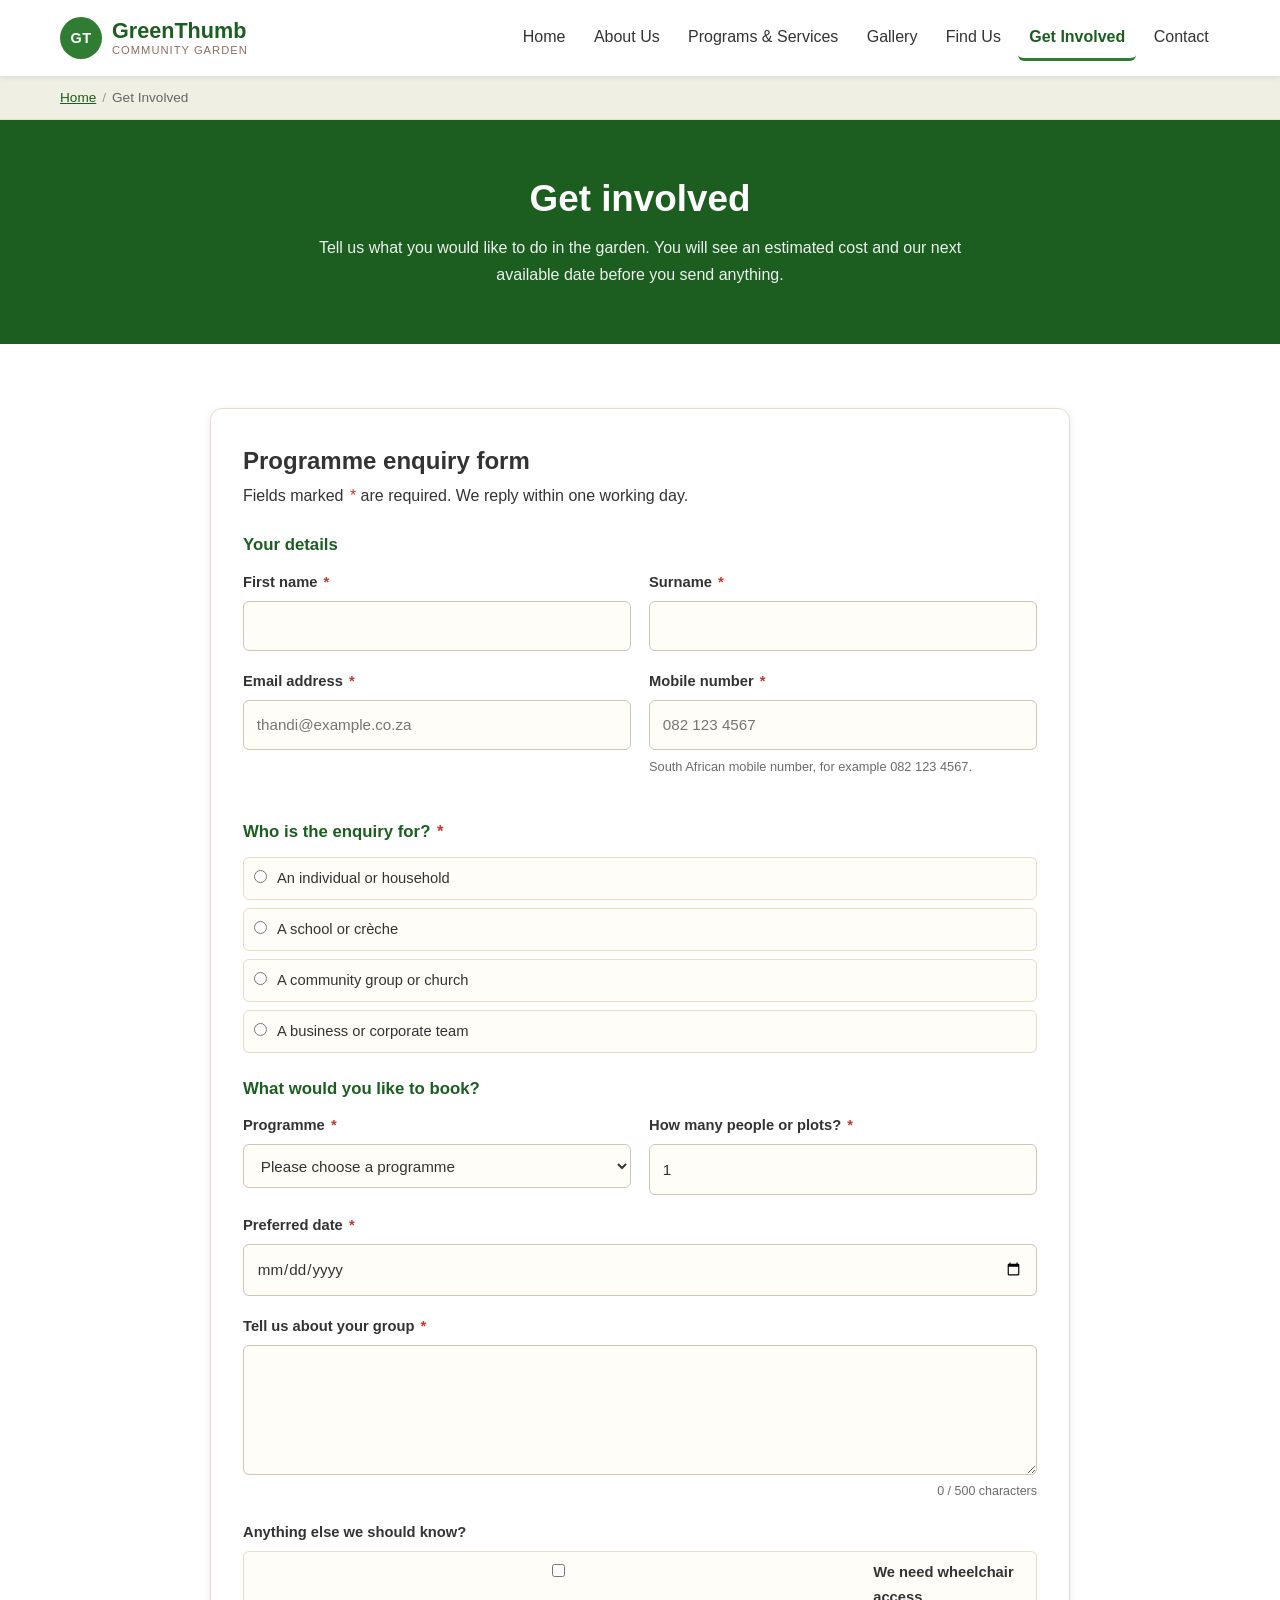
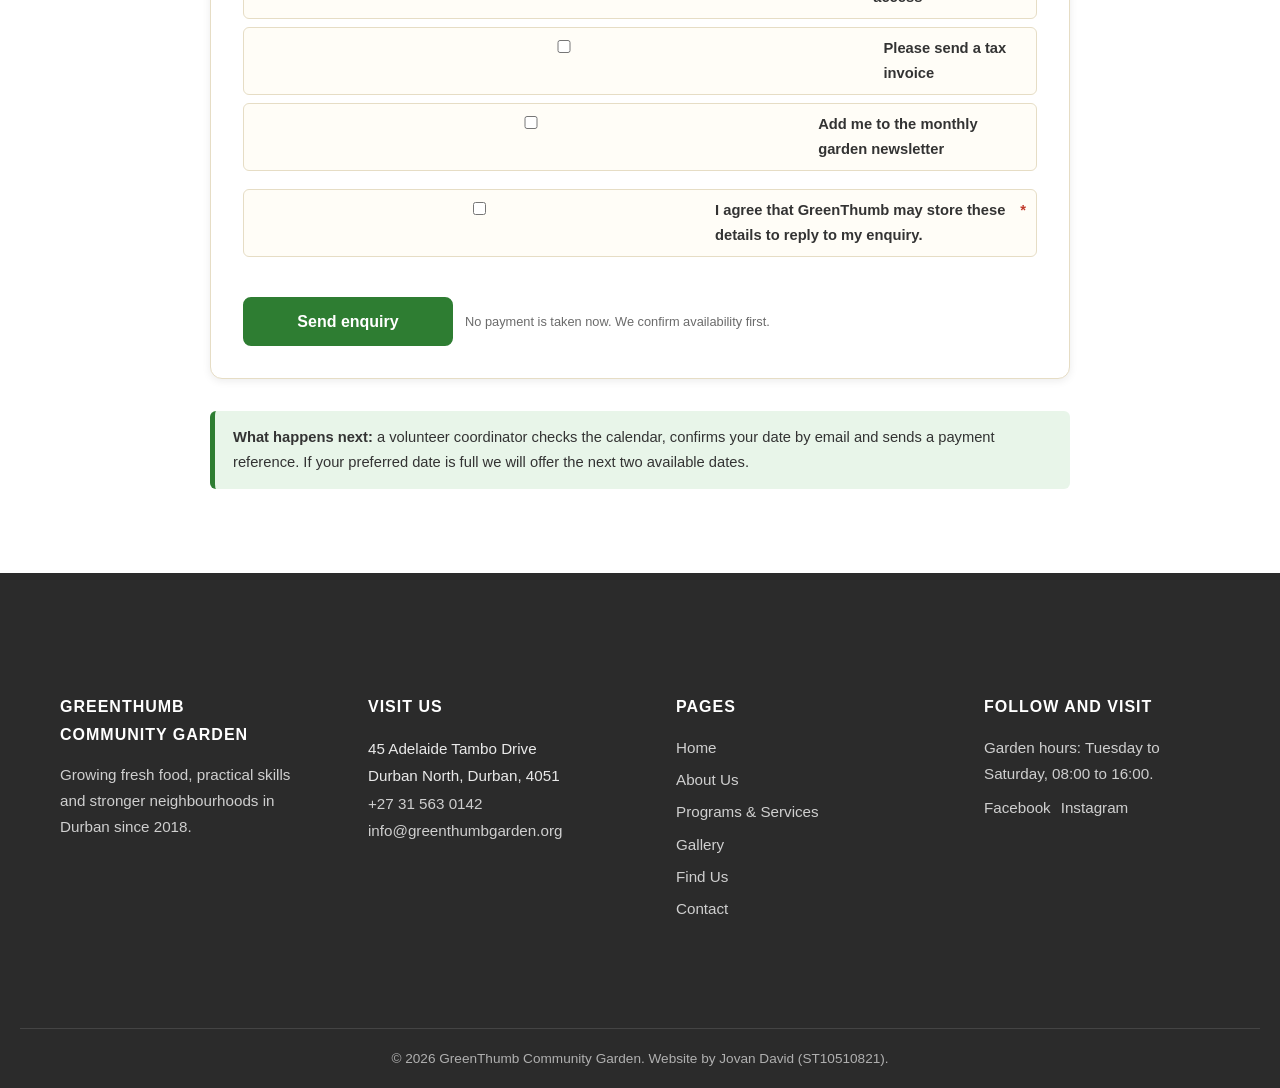
<file: enquiry.html>
<!DOCTYPE html>
<html lang="en-ZA">
<head>
  <meta charset="UTF-8">
  <meta name="viewport" content="width=device-width, initial-scale=1.0">
  <meta http-equiv="Content-Security-Policy" content="default-src 'self'; base-uri 'self'; object-src 'none'; script-src 'self' https://cdn.jsdelivr.net; style-src 'self' 'unsafe-inline' https://cdn.jsdelivr.net; img-src 'self' data: https://*.tile.openstreetmap.org https://tile.openstreetmap.org; connect-src 'self' https://*.tile.openstreetmap.org; font-src 'self'; form-action 'self' https://formsubmit.co">

  <title>Get Involved Enquiry | GreenThumb Garden</title>
  <meta name="description" content="Enquire about a GreenThumb plot, workshop, school visit or volunteer day in Durban. Get an instant estimate, availability and a reply within one working day.">
  <meta name="keywords" content="garden plot enquiry Durban, book gardening workshop, school garden visit booking, volunteer sign up Durban, community garden membership, GreenThumb enquiry">
  <meta name="author" content="Jovan David">
  <meta name="robots" content="index, follow">
  <link rel="canonical" href="https://jovan-david.github.io/wede5020-poe-jovan-david/enquiry.html">

  <meta property="og:type" content="website">
  <meta property="og:site_name" content="GreenThumb Community Garden">
  <meta property="og:title" content="Get Involved Enquiry | GreenThumb Garden">
  <meta property="og:description" content="Tell us which programme interests you and see an instant cost estimate before you send your enquiry.">
  <meta property="og:url" content="https://jovan-david.github.io/wede5020-poe-jovan-david/enquiry.html">
  <meta property="og:image" content="https://jovan-david.github.io/wede5020-poe-jovan-david/images/volunteer-planting-garden-bed.jpg">
  <meta property="og:image:alt" content="Volunteer planting seedlings in a community garden bed">
  <meta property="og:locale" content="en_ZA">
  <meta name="twitter:card" content="summary_large_image">
  <meta name="twitter:title" content="Get Involved Enquiry | GreenThumb Garden">
  <meta name="twitter:description" content="Book a plot, workshop, school visit or volunteer day at GreenThumb Community Garden.">
  <meta name="twitter:image" content="https://jovan-david.github.io/wede5020-poe-jovan-david/images/volunteer-planting-garden-bed.jpg">

  <link rel="stylesheet" href="css/styles.css">
  <script src="js/main.js" defer></script>
  <script src="js/enquiry.js" defer></script>

  <script type="application/ld+json">
  {
    "@context": "https://schema.org",
    "@type": "LocalBusiness",
    "@id": "https://jovan-david.github.io/wede5020-poe-jovan-david/#garden",
    "name": "GreenThumb Community Garden",
    "url": "https://jovan-david.github.io/wede5020-poe-jovan-david/",
    "image": "https://jovan-david.github.io/wede5020-poe-jovan-david/images/community-vegetable-garden-rows.jpg",
    "telephone": "+27315630142",
    "email": "info@greenthumbgarden.org",
    "priceRange": "R0 - R5000",
    "address": {
      "@type": "PostalAddress",
      "streetAddress": "45 Adelaide Tambo Drive",
      "addressLocality": "Durban North",
      "addressRegion": "KwaZulu-Natal",
      "postalCode": "4051",
      "addressCountry": "ZA"
    },
    "geo": { "@type": "GeoCoordinates", "latitude": -29.7860, "longitude": 31.0350 },
    "openingHoursSpecification": [
      {
        "@type": "OpeningHoursSpecification",
        "dayOfWeek": ["Tuesday", "Wednesday", "Thursday", "Friday", "Saturday"],
        "opens": "08:00",
        "closes": "16:00"
      }
    ]
  }
  </script>
</head>
<body>
  <a class="skip-link" href="#main">Skip to main content</a>

  <header class="header">
    <div class="header-container">
      <a class="logo" href="index.html" aria-label="GreenThumb Community Garden home page">
        <span class="logo-mark" aria-hidden="true">GT</span>
        <span class="logo-text">GreenThumb<small>Community Garden</small></span>
      </a>

      <button class="nav-toggle" type="button" aria-expanded="false" aria-controls="primary-nav">
        <span aria-hidden="true">&#9776;</span> Menu
      </button>

      <nav aria-label="Main Navigation">
        <ul class="nav-menu" id="primary-nav">
          <li><a href="index.html">Home</a></li>
          <li><a href="about.html">About Us</a></li>
          <li><a href="services.html">Programs &amp; Services</a></li>
          <li><a href="gallery.html">Gallery</a></li>
          <li><a href="find-us.html">Find Us</a></li>
          <li><a href="enquiry.html" class="active" aria-current="page">Get Involved</a></li>
          <li><a href="contact.html">Contact</a></li>
        </ul>
      </nav>
    </div>
  </header>

  <nav class="breadcrumb" aria-label="Breadcrumb">
    <ol>
      <li><a href="index.html">Home</a></li>
      <li aria-current="page">Get Involved</li>
    </ol>
  </nav>

  <main id="main">
    <section class="page-header">
      <h1>Get involved</h1>
      <p>Tell us what you would like to do in the garden. You will see an estimated cost and our next available date before you send anything.</p>
    </section>

    <section class="band-white">
      <div class="container-narrow">
        <form class="form-card" id="enquiry-form" action="https://formsubmit.co/info@greenthumbgarden.org" method="post" novalidate>
          <div class="form-intro">
            <h2>Programme enquiry form</h2>
            <p>Fields marked <span class="required-mark">*</span> are required. We reply within one working day.</p>
          </div>

          <!-- Error summary, filled in by js/enquiry.js -->
          <div class="form-status" id="form-status" role="alert" aria-live="assertive"></div>

          <fieldset class="fieldset">
            <legend>Your details</legend>

            <div class="form-row">
              <div class="form-field">
                <label for="first-name">First name <span class="required-mark">*</span></label>
                <input type="text" id="first-name" name="first-name" autocomplete="given-name" data-label="First name" aria-describedby="first-name-error">
                <span class="field-error" id="first-name-error" role="alert"></span>
              </div>

              <div class="form-field">
                <label for="last-name">Surname <span class="required-mark">*</span></label>
                <input type="text" id="last-name" name="last-name" autocomplete="family-name" data-label="Surname" aria-describedby="last-name-error">
                <span class="field-error" id="last-name-error" role="alert"></span>
              </div>
            </div>

            <div class="form-row">
              <div class="form-field">
                <label for="email">Email address <span class="required-mark">*</span></label>
                <input type="email" id="email" name="email" autocomplete="email" placeholder="thandi@example.co.za" data-label="Email address" aria-describedby="email-error">
                <span class="field-error" id="email-error" role="alert"></span>
              </div>

              <div class="form-field">
                <label for="phone">Mobile number <span class="required-mark">*</span></label>
                <input type="tel" id="phone" name="phone" autocomplete="tel" placeholder="082 123 4567" data-label="Mobile number" aria-describedby="phone-error phone-hint">
                <span class="hint" id="phone-hint">South African mobile number, for example 082 123 4567.</span>
                <span class="field-error" id="phone-error" role="alert"></span>
              </div>
            </div>
          </fieldset>

          <fieldset class="fieldset">
            <legend>Who is the enquiry for? <span class="required-mark">*</span></legend>
            <div class="choice-group" role="radiogroup" aria-describedby="enquiry-type-error">
              <label class="choice"><input type="radio" name="enquiry-type" value="Individual"> An individual or household</label>
              <label class="choice"><input type="radio" name="enquiry-type" value="School"> A school or crèche</label>
              <label class="choice"><input type="radio" name="enquiry-type" value="Community group"> A community group or church</label>
              <label class="choice"><input type="radio" name="enquiry-type" value="Business"> A business or corporate team</label>
            </div>
            <span class="field-error" id="enquiry-type-error" role="alert"></span>
          </fieldset>

          <fieldset class="fieldset">
            <legend>What would you like to book?</legend>

            <div class="form-row">
              <div class="form-field">
                <label for="service">Programme <span class="required-mark">*</span></label>
                <select id="service" name="service" data-label="Programme" aria-describedby="service-error price-preview">
                  <option value="">Please choose a programme</option>
                  <option value="workshop-beginner-vegetables" data-price="350" data-unit="per person" data-duration="3 hours" data-availability="Saturday mornings" data-reply="one working day">Beginner Vegetable Gardening Workshop - R350 per person</option>
                  <option value="workshop-composting" data-price="280" data-unit="per person" data-duration="2 hours" data-availability="first Saturday of the month" data-reply="one working day">Composting and Soil Health Workshop - R280 per person</option>
                  <option value="workshop-water-wise" data-price="320" data-unit="per person" data-duration="2.5 hours" data-availability="monthly sessions" data-reply="one working day">Water-Wise Food Gardening Workshop - R320 per person</option>
                  <option value="plot-seasonal" data-price="650" data-unit="per plot" data-duration="6 months" data-availability="12 plots open each season" data-reply="two working days">Seasonal Community Plot - R650 per season</option>
                  <option value="plot-raised-bed" data-price="950" data-unit="per plot" data-duration="6 months" data-availability="4 accessible raised beds" data-reply="two working days">Raised Bed Plot with Tool Locker - R950 per season</option>
                  <option value="youth-school-visit" data-price="45" data-unit="per learner" data-duration="90 minutes" data-availability="Tuesday to Thursday visits" data-reply="two working days">School Garden Visit - R45 per learner</option>
                  <option value="youth-holiday-club" data-price="550" data-unit="per child" data-duration="5 mornings" data-availability="December and June holidays" data-reply="two working days">Holiday Garden Club - R550 per child</option>
                  <option value="volunteer-team-day" data-price="1500" data-unit="per group of 10" data-duration="1 day" data-availability="weekdays by arrangement" data-reply="two working days">Corporate Volunteer Team Day - R1 500 per group</option>
                  <option value="volunteer-weekly" data-price="0" data-unit="free" data-duration="3 hours" data-availability="every Saturday, 08:00" data-reply="one working day">Weekly Garden Volunteer Shift - free</option>
                  <option value="sponsor-harvest-market" data-price="5000" data-unit="per event" data-duration="one market day" data-availability="four slots a year" data-reply="three working days">Harvest Market Sponsorship - R5 000 per event</option>
                </select>
                <span class="field-error" id="service-error" role="alert"></span>
              </div>

              <div class="form-field">
                <label for="quantity">How many people or plots? <span class="required-mark">*</span></label>
                <input type="number" id="quantity" name="quantity" min="1" max="50" step="1" value="1" data-label="Quantity" aria-describedby="quantity-error">
                <span class="field-error" id="quantity-error" role="alert"></span>
              </div>
            </div>

            <p class="hint" id="price-preview" role="status" aria-live="polite"></p>

            <div class="form-field">
              <label for="preferred-date">Preferred date <span class="required-mark">*</span></label>
              <input type="date" id="preferred-date" name="preferred-date" data-label="Preferred date" aria-describedby="preferred-date-error">
              <span class="field-error" id="preferred-date-error" role="alert"></span>
            </div>

            <div class="form-field">
              <label for="message">Tell us about your group <span class="required-mark">*</span></label>
              <textarea id="message" name="message" maxlength="500" data-label="Message" aria-describedby="message-error message-counter"></textarea>
              <span class="char-counter" id="message-counter">0 / 500 characters</span>
              <span class="field-error" id="message-error" role="alert"></span>
            </div>

            <div class="form-field">
              <span class="required-label">Anything else we should know?</span>
              <div class="choice-group">
                <label class="choice"><input type="checkbox" name="addons" value="Wheelchair access needed"> We need wheelchair access</label>
                <label class="choice"><input type="checkbox" name="addons" value="Invoice required"> Please send a tax invoice</label>
                <label class="choice"><input type="checkbox" name="addons" value="Add me to the newsletter"> Add me to the monthly garden newsletter</label>
              </div>
            </div>

            <div class="form-field">
              <label class="choice">
                <input type="checkbox" id="consent" name="consent" data-label="Consent" aria-describedby="consent-error">
                I agree that GreenThumb may store these details to reply to my enquiry. <span class="required-mark">*</span>
              </label>
              <span class="field-error" id="consent-error" role="alert"></span>
            </div>
          </fieldset>

          <div class="form-actions">
            <button class="btn btn-primary" type="submit" id="enquiry-submit">Send enquiry</button>
            <span class="hint">No payment is taken now. We confirm availability first.</span>
          </div>

          <!-- Personalised quotation + confirmation, filled in by js/enquiry.js -->
          <div class="quote-panel" id="quote-panel" hidden>
            <h3>Your enquiry has been sent</h3>
            <dl class="quote-list">
              <dt>Name</dt><dd id="quote-name"></dd>
              <dt>Programme</dt><dd id="quote-programme"></dd>
              <dt>Quantity</dt><dd id="quote-quantity"></dd>
              <dt>Requested date</dt><dd id="quote-date"></dd>
              <dt>Availability</dt><dd id="quote-availability"></dd>
              <dt>Duration</dt><dd id="quote-duration"></dd>
              <dt>Reference</dt><dd id="quote-reference"></dd>
            </dl>
            <p class="quote-total">Estimated total: <span id="quote-total"></span></p>
            <p id="quote-reply"></p>
          </div>
        </form>

        <div class="notice mt-2">
          <p><strong>What happens next:</strong> a volunteer coordinator checks the calendar, confirms your date by email and sends a payment reference. If your preferred date is full we will offer the next two available dates.</p>
        </div>
      </div>
    </section>
  </main>

  <footer class="footer">
    <div class="footer-container">
      <section class="footer-section">
        <h2>GreenThumb Community Garden</h2>
        <p>Growing fresh food, practical skills and stronger neighbourhoods in Durban since 2018.</p>
      </section>

      <section class="footer-section">
        <h2>Visit us</h2>
        <address>
          45 Adelaide Tambo Drive<br>
          Durban North, Durban, 4051<br>
          <a href="tel:+27315630142">+27 31 563 0142</a><br>
          <a href="mailto:info@greenthumbgarden.org">info@greenthumbgarden.org</a>
        </address>
      </section>

      <section class="footer-section">
        <h2>Pages</h2>
        <ul>
          <li><a href="index.html">Home</a></li>
          <li><a href="about.html">About Us</a></li>
          <li><a href="services.html">Programs &amp; Services</a></li>
          <li><a href="gallery.html">Gallery</a></li>
          <li><a href="find-us.html">Find Us</a></li>
          <li><a href="contact.html">Contact</a></li>
        </ul>
      </section>

      <section class="footer-section">
        <h2>Follow and visit</h2>
        <p>Garden hours: Tuesday to Saturday, 08:00 to 16:00.</p>
        <div class="footer-social">
          <a href="https://www.facebook.com/greenthumbcommunitygarden" target="_blank" rel="noopener noreferrer">Facebook</a>
          <a href="https://www.instagram.com/greenthumbcommunitygarden" target="_blank" rel="noopener noreferrer">Instagram</a>
        </div>
      </section>
    </div>

    <div class="footer-bottom">
      <p>&copy; <span id="current-year">2026</span> GreenThumb Community Garden. Website by Jovan David (ST10510821).</p>
    </div>
  </footer>
</body>
</html>
</file>
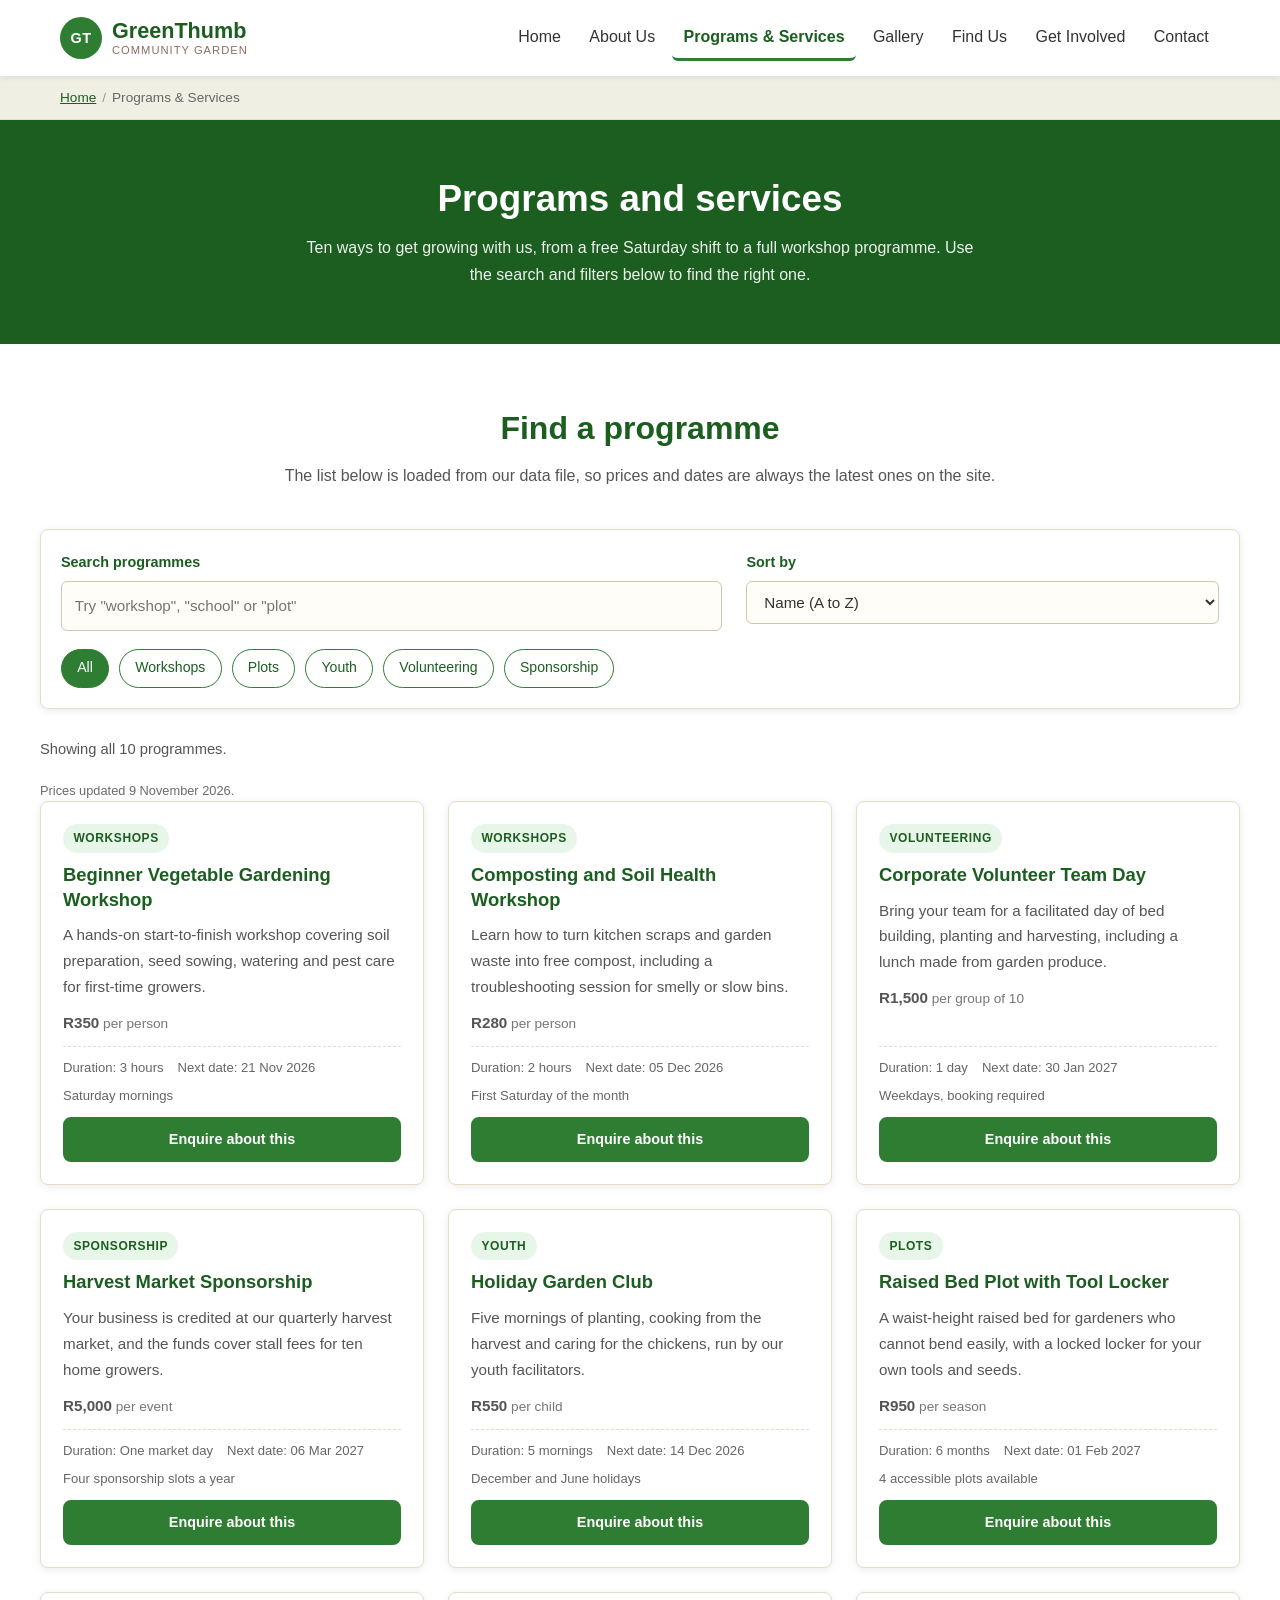
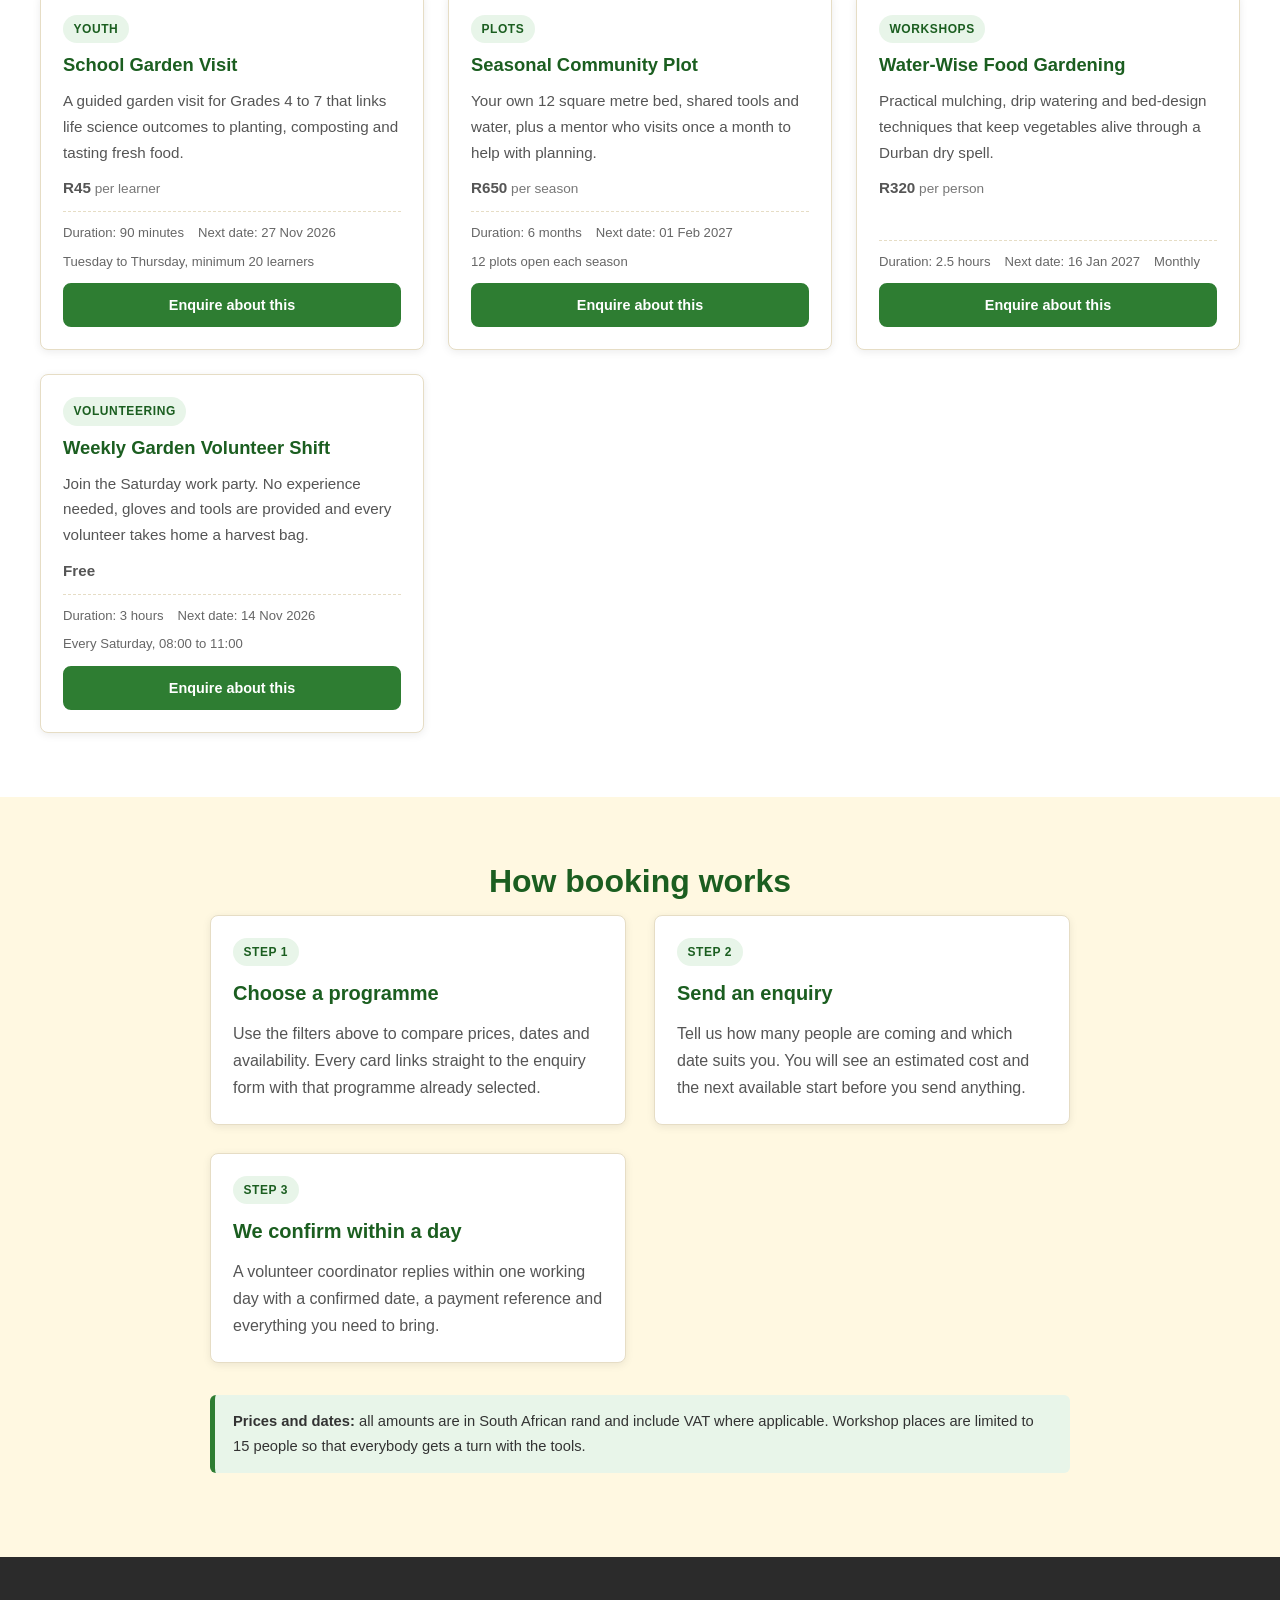
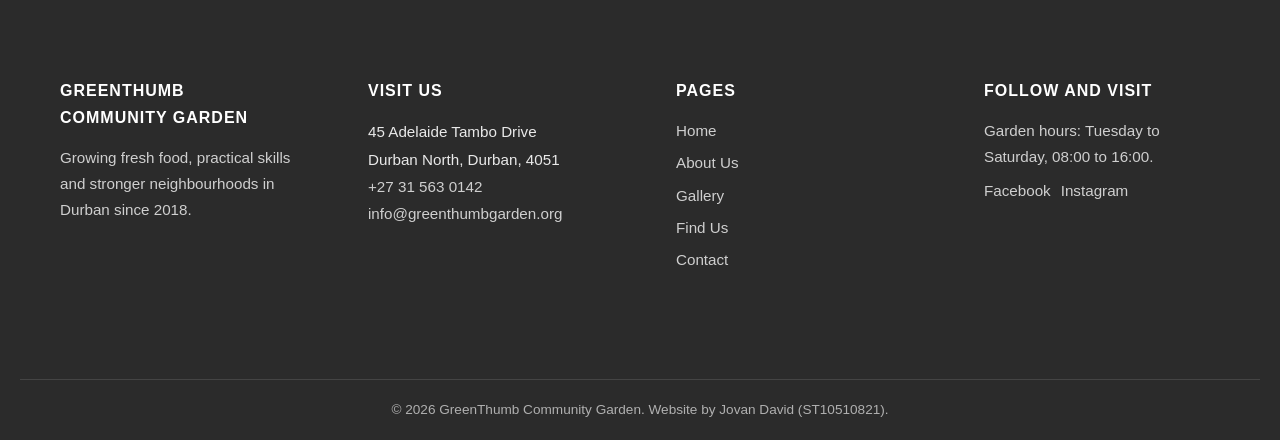
<file: services.html>
<!DOCTYPE html>
<html lang="en-ZA">
<head>
  <meta charset="UTF-8">
  <meta name="viewport" content="width=device-width, initial-scale=1.0">
  <meta http-equiv="Content-Security-Policy" content="default-src 'self'; base-uri 'self'; object-src 'none'; script-src 'self' https://cdn.jsdelivr.net; style-src 'self' 'unsafe-inline' https://cdn.jsdelivr.net; img-src 'self' data: https://*.tile.openstreetmap.org https://tile.openstreetmap.org; connect-src 'self' https://*.tile.openstreetmap.org; font-src 'self'; form-action 'self' https://formsubmit.co">

  <title>Programs and Services | GreenThumb Garden Durban</title>
  <meta name="description" content="Search GreenThumb gardening workshops, seasonal plots, school visits, holiday clubs and volunteer days in Durban. Compare prices, dates and availability.">
  <meta name="keywords" content="gardening workshops Durban, community garden plots, school garden visit, holiday programme Durban, volunteer gardening, composting course Durban">
  <meta name="author" content="Jovan David">
  <meta name="robots" content="index, follow">
  <link rel="canonical" href="https://jovan-david.github.io/wede5020-poe-jovan-david/services.html">

  <meta property="og:type" content="website">
  <meta property="og:site_name" content="GreenThumb Community Garden">
  <meta property="og:title" content="Programs and Services | GreenThumb Garden Durban">
  <meta property="og:description" content="Workshops, plots, school visits and volunteer days. Search and filter every GreenThumb programme by category, price and date.">
  <meta property="og:url" content="https://jovan-david.github.io/wede5020-poe-jovan-david/services.html">
  <meta property="og:image" content="https://jovan-david.github.io/wede5020-poe-jovan-david/images/container-gardening-workshop.jpg">
  <meta property="og:image:alt" content="Volunteer teaching a container gardening workshop">
  <meta property="og:locale" content="en_ZA">
  <meta name="twitter:card" content="summary_large_image">
  <meta name="twitter:title" content="Programs and Services | GreenThumb Garden Durban">
  <meta name="twitter:description" content="Workshops, plots, school visits and volunteer days at GreenThumb Community Garden.">
  <meta name="twitter:image" content="https://jovan-david.github.io/wede5020-poe-jovan-david/images/container-gardening-workshop.jpg">

  <link rel="stylesheet" href="css/styles.css">
  <script src="js/main.js" defer></script>
  <script src="js/services.js" defer></script>

  <script type="application/ld+json">
  {
    "@context": "https://schema.org",
    "@type": "LocalBusiness",
    "@id": "https://jovan-david.github.io/wede5020-poe-jovan-david/#garden",
    "name": "GreenThumb Community Garden",
    "url": "https://jovan-david.github.io/wede5020-poe-jovan-david/",
    "image": "https://jovan-david.github.io/wede5020-poe-jovan-david/images/community-vegetable-garden-rows.jpg",
    "telephone": "+27315630142",
    "email": "info@greenthumbgarden.org",
    "priceRange": "R0 - R5000",
    "address": {
      "@type": "PostalAddress",
      "streetAddress": "45 Adelaide Tambo Drive",
      "addressLocality": "Durban North",
      "addressRegion": "KwaZulu-Natal",
      "postalCode": "4051",
      "addressCountry": "ZA"
    },
    "geo": { "@type": "GeoCoordinates", "latitude": -29.7860, "longitude": 31.0350 },
    "openingHoursSpecification": [
      {
        "@type": "OpeningHoursSpecification",
        "dayOfWeek": ["Tuesday", "Wednesday", "Thursday", "Friday", "Saturday"],
        "opens": "08:00",
        "closes": "16:00"
      }
    ]
  }
  </script>
</head>
<body>
  <a class="skip-link" href="#main">Skip to main content</a>

  <header class="header">
    <div class="header-container">
      <a class="logo" href="index.html" aria-label="GreenThumb Community Garden home page">
        <span class="logo-mark" aria-hidden="true">GT</span>
        <span class="logo-text">GreenThumb<small>Community Garden</small></span>
      </a>

      <button class="nav-toggle" type="button" aria-expanded="false" aria-controls="primary-nav">
        <span aria-hidden="true">&#9776;</span> Menu
      </button>

      <nav aria-label="Main Navigation">
        <ul class="nav-menu" id="primary-nav">
          <li><a href="index.html">Home</a></li>
          <li><a href="about.html">About Us</a></li>
          <li><a href="services.html" class="active" aria-current="page">Programs &amp; Services</a></li>
          <li><a href="gallery.html">Gallery</a></li>
          <li><a href="find-us.html">Find Us</a></li>
          <li><a href="enquiry.html">Get Involved</a></li>
          <li><a href="contact.html">Contact</a></li>
        </ul>
      </nav>
    </div>
  </header>

  <nav class="breadcrumb" aria-label="Breadcrumb">
    <ol>
      <li><a href="index.html">Home</a></li>
      <li aria-current="page">Programs &amp; Services</li>
    </ol>
  </nav>

  <main id="main">
    <section class="page-header">
      <h1>Programs and services</h1>
      <p>Ten ways to get growing with us, from a free Saturday shift to a full workshop programme. Use the search and filters below to find the right one.</p>
    </section>

    <section class="band-white">
      <div class="container">
        <h2 class="section-title">Find a programme</h2>
        <p class="section-intro">The list below is loaded from our data file, so prices and dates are always the latest ones on the site.</p>

        <!-- SEARCH / FILTER / SORT TOOLBAR [1] -->
        <div class="toolbar">
          <div class="toolbar-field">
            <label for="service-search">Search programmes</label>
            <input type="search" id="service-search" name="service-search" placeholder="Try &quot;workshop&quot;, &quot;school&quot; or &quot;plot&quot;" autocomplete="off">
          </div>

          <div class="toolbar-field">
            <label for="service-sort">Sort by</label>
            <select id="service-sort" name="service-sort">
              <option value="name-asc">Name (A to Z)</option>
              <option value="price-asc">Price (low to high)</option>
              <option value="price-desc">Price (high to low)</option>
              <option value="date-asc">Next date (soonest first)</option>
            </select>
          </div>

          <div class="filter-chips" id="category-chips" role="group" aria-label="Filter by programme category"></div>
        </div>

        <p class="result-summary" id="result-summary" role="status" aria-live="polite">Loading programmes...</p>
        <p class="hint" id="prices-updated"></p>

        <!-- The cards are created by js/services.js -->
        <ul class="service-grid" id="service-grid" aria-busy="true">
          <li class="loading-state"><span class="spinner" aria-hidden="true"></span>Loading programmes...</li>
        </ul>

        <noscript>
          <div class="notice">
            <p><strong>JavaScript is switched off in your browser.</strong> The searchable programme list needs JavaScript to load our data file. Please call <a href="tel:+27315630142">+27 31 563 0142</a> or <a href="contact.html">send us a message</a> and we will email you the current price list.</p>
          </div>
        </noscript>
      </div>
    </section>

    <section>
      <div class="container-narrow">
        <h2 class="section-title">How booking works</h2>
        <div class="programs-grid">
          <article class="program-card">
            <div class="program-content">
              <span class="tag">Step 1</span>
              <h3>Choose a programme</h3>
              <p>Use the filters above to compare prices, dates and availability. Every card links straight to the enquiry form with that programme already selected.</p>
            </div>
          </article>
          <article class="program-card">
            <div class="program-content">
              <span class="tag">Step 2</span>
              <h3>Send an enquiry</h3>
              <p>Tell us how many people are coming and which date suits you. You will see an estimated cost and the next available start before you send anything.</p>
            </div>
          </article>
          <article class="program-card">
            <div class="program-content">
              <span class="tag">Step 3</span>
              <h3>We confirm within a day</h3>
              <p>A volunteer coordinator replies within one working day with a confirmed date, a payment reference and everything you need to bring.</p>
            </div>
          </article>
        </div>

        <div class="notice mt-2">
          <p><strong>Prices and dates:</strong> all amounts are in South African rand and include VAT where applicable. Workshop places are limited to 15 people so that everybody gets a turn with the tools.</p>
        </div>
      </div>
    </section>
  </main>

  <footer class="footer">
    <div class="footer-container">
      <section class="footer-section">
        <h2>GreenThumb Community Garden</h2>
        <p>Growing fresh food, practical skills and stronger neighbourhoods in Durban since 2018.</p>
      </section>

      <section class="footer-section">
        <h2>Visit us</h2>
        <address>
          45 Adelaide Tambo Drive<br>
          Durban North, Durban, 4051<br>
          <a href="tel:+27315630142">+27 31 563 0142</a><br>
          <a href="mailto:info@greenthumbgarden.org">info@greenthumbgarden.org</a>
        </address>
      </section>

      <section class="footer-section">
        <h2>Pages</h2>
        <ul>
          <li><a href="index.html">Home</a></li>
          <li><a href="about.html">About Us</a></li>
          <li><a href="gallery.html">Gallery</a></li>
          <li><a href="find-us.html">Find Us</a></li>
          <li><a href="contact.html">Contact</a></li>
        </ul>
      </section>

      <section class="footer-section">
        <h2>Follow and visit</h2>
        <p>Garden hours: Tuesday to Saturday, 08:00 to 16:00.</p>
        <div class="footer-social">
          <a href="https://www.facebook.com/greenthumbcommunitygarden" target="_blank" rel="noopener noreferrer">Facebook</a>
          <a href="https://www.instagram.com/greenthumbcommunitygarden" target="_blank" rel="noopener noreferrer">Instagram</a>
        </div>
      </section>
    </div>

    <div class="footer-bottom">
      <p>&copy; <span id="current-year">2026</span> GreenThumb Community Garden. Website by Jovan David (ST10510821).</p>
    </div>
  </footer>
</body>
</html>
</file>
<file: css/styles.css>
/* ============================================================
   GreenThumb Community Garden - Main Stylesheet
   WEDE5020 Portfolio of Evidence - Part 3
   Author: Jovan David (ST10510821)
   ------------------------------------------------------------
   The Part 1 and Part 2 rules are kept exactly as they were
   (colours, font stack, layout and breakpoints). Part 3 styles
   are grouped under clear numbered headings further down so the
   markers can see what changed in this part.
   ============================================================ */

/* ---------- 1. Base / reset ---------- */
* {
  margin: 0;
  padding: 0;
  box-sizing: border-box;
}

:root {
  /* Brand colours carried over from Part 1 */
  --green: #2E7D32;
  --green-dark: #1B5E20;
  --green-light: #E8F5E9;
  --brown: #8D6E63;
  --cream: #FFF8E1;
  --border: #e6ddc5;
  --text: #333333;
  --white: #ffffff;
  --shadow: 0 2px 8px rgba(0, 0, 0, 0.08);
  --shadow-lg: 0 12px 32px rgba(0, 0, 0, 0.18);
  --radius: 8px;
}

html {
  scroll-behavior: smooth;
}

body {
  font-family: "Segoe UI", Arial, Helvetica, sans-serif;
  color: var(--text);
  background-color: var(--cream);
  line-height: 1.7;
  font-size: 16px;
}

/* Screen-reader-only helper (used for the skip link and live regions) */
.visually-hidden {
  position: absolute;
  width: 1px;
  height: 1px;
  padding: 0;
  margin: -1px;
  overflow: hidden;
  clip: rect(0 0 0 0);
  white-space: nowrap;
  border: 0;
}

/* Keyboard users get a visible "skip to content" link - WCAG 2.2 [12] */
.skip-link {
  position: absolute;
  left: 8px;
  top: -60px;
  z-index: 2000;
  background: var(--green-dark);
  color: var(--white);
  padding: 0.75rem 1.25rem;
  border-radius: 0 0 var(--radius) var(--radius);
  text-decoration: none;
  font-weight: 600;
  transition: top 0.2s ease-in-out;
}

.skip-link:focus {
  top: 0;
}

/* A single, consistent focus ring on every interactive element [12] */
a:focus-visible,
button:focus-visible,
input:focus-visible,
select:focus-visible,
textarea:focus-visible,
[tabindex]:focus-visible {
  outline: 3px solid var(--green-dark);
  outline-offset: 2px;
}

img {
  max-width: 100%;
  height: auto;
  display: block;
}

a {
  color: var(--green);
}

/* ---------- 2. Header and navigation ---------- */
.header {
  background-color: var(--white);
  box-shadow: 0 2px 6px rgba(0, 0, 0, 0.08);
  position: sticky;
  top: 0;
  z-index: 900;
}

.header-container {
  max-width: 1200px;
  margin: 0 auto;
  padding: 0 20px;
  display: flex;
  align-items: center;
  justify-content: space-between;
  gap: 20px;
  min-height: 76px;
}

.logo {
  display: inline-flex;
  align-items: center;
  gap: 10px;
  text-decoration: none;
  color: var(--green-dark);
}

.logo-mark {
  width: 42px;
  height: 42px;
  flex: 0 0 42px;
  border-radius: 50%;
  background-color: var(--green);
  color: var(--white);
  display: grid;
  place-items: center;
  font-weight: 700;
  font-size: 0.9rem;
  letter-spacing: 0.5px;
}

.logo-text {
  font-size: 1.35rem;
  font-weight: 700;
  color: var(--green-dark);
  line-height: 1.2;
}

.logo-text small {
  display: block;
  font-size: 0.7rem;
  font-weight: 400;
  letter-spacing: 1px;
  text-transform: uppercase;
  color: var(--brown);
}

/* Mobile menu button. It is only shown once main.js has loaded, so
   visitors without JavaScript still get the full stacked menu. */
.nav-toggle {
  display: none;
  align-items: center;
  gap: 8px;
  background: var(--green);
  color: var(--white);
  border: 0;
  border-radius: var(--radius);
  padding: 0.55rem 0.9rem;
  font: inherit;
  font-weight: 600;
  cursor: pointer;
}

.nav-toggle:hover {
  background: var(--green-dark);
}

.nav-menu {
  list-style: none;
  display: flex;
  align-items: center;
  gap: 6px;
  flex-wrap: wrap;
}

.nav-menu a {
  display: block;
  padding: 0.5rem 0.7rem;
  text-decoration: none;
  color: var(--text);
  font-weight: 500;
  border-radius: 6px;
  border-bottom: 3px solid transparent;
  transition: color 0.2s, border-color 0.2s, background-color 0.2s;
}

.nav-menu a:hover {
  color: var(--green-dark);
  background-color: var(--green-light);
}

/* aria-current="page" marks the link for the page you are on */
.nav-menu a.active,
.nav-menu a[aria-current="page"] {
  color: var(--green-dark);
  border-bottom-color: var(--green);
  font-weight: 700;
}

/* ---------- 3. Hero ---------- */
.hero {
  position: relative;
  background: linear-gradient(rgba(27, 94, 32, 0.78), rgba(27, 94, 32, 0.6)),
    url("../images/community-vegetable-garden-rows.jpg") center / cover no-repeat;
  color: var(--white);
  text-align: center;
  padding: 96px 20px;
}

.hero-inner {
  max-width: 820px;
  margin: 0 auto;
}

.hero h1 {
  font-size: 2.75rem;
  line-height: 1.2;
  margin-bottom: 1rem;
  text-shadow: 0 2px 10px rgba(0, 0, 0, 0.35);
}

.hero p {
  font-size: 1.15rem;
  margin-bottom: 2rem;
  max-width: 44rem;
  margin-left: auto;
  margin-right: auto;
}

.hero-actions {
  display: flex;
  gap: 14px;
  justify-content: center;
  flex-wrap: wrap;
}

/* ---------- 4. Buttons ---------- */
.btn {
  display: inline-block;
  padding: 0.85rem 1.75rem;
  border-radius: var(--radius);
  border: 2px solid transparent;
  text-decoration: none;
  font-weight: 600;
  font-size: 1rem;
  font-family: inherit;
  cursor: pointer;
  text-align: center;
  transition: background-color 0.25s, color 0.25s, transform 0.2s, box-shadow 0.2s;
}

.btn:hover {
  transform: translateY(-2px);
  box-shadow: var(--shadow);
}

.btn-primary {
  background-color: var(--green);
  color: var(--white);
  border-color: var(--green);
}

.btn-primary:hover {
  background-color: var(--green-dark);
  border-color: var(--green-dark);
}

.btn-secondary {
  background-color: transparent;
  color: var(--white);
  border-color: var(--white);
}

.btn-secondary:hover {
  background-color: var(--white);
  color: var(--green-dark);
}

/* Used on cream backgrounds where the white outline is invisible */
.btn-outline {
  background-color: var(--white);
  color: var(--green-dark);
  border-color: var(--green);
}

.btn-outline:hover {
  background-color: var(--green);
  color: var(--white);
}

.btn-small {
  padding: 0.5rem 1rem;
  font-size: 0.9rem;
}

.btn[disabled],
.btn[aria-disabled="true"] {
  opacity: 0.65;
  cursor: not-allowed;
  transform: none;
  box-shadow: none;
}

/* ---------- 5. Layout sections ---------- */
section {
  padding: 64px 20px;
}

.section-title {
  text-align: center;
  font-size: 2rem;
  color: var(--green-dark);
  margin-bottom: 0.75rem;
  line-height: 1.3;
}

.section-intro {
  text-align: center;
  max-width: 720px;
  margin: 0 auto 2.5rem;
  color: #555;
}

.container {
  max-width: 1200px;
  margin: 0 auto;
}

.container-narrow {
  max-width: 860px;
  margin: 0 auto;
}

/* Alternating cream / white bands */
.band-white {
  background-color: var(--white);
}

.band-grey {
  background-color: #F5F5F5;
}

/* ---------- 6. Impact stats ---------- */
.stats-section {
  background-color: var(--green);
  color: var(--white);
}

.stats-grid {
  display: grid;
  grid-template-columns: repeat(auto-fit, minmax(200px, 1fr));
  gap: 28px;
  text-align: center;
}

.stat h3 {
  font-size: 2.4rem;
  line-height: 1.1;
  margin-bottom: 0.35rem;
}

.stat p {
  font-size: 0.95rem;
  letter-spacing: 0.4px;
  opacity: 0.95;
}

/* ---------- 7. Cards / programme grid ---------- */
.programs-grid {
  display: grid;
  grid-template-columns: repeat(auto-fit, minmax(280px, 1fr));
  gap: 28px;
}

.program-card {
  background-color: var(--white);
  border: 1px solid var(--border);
  border-radius: var(--radius);
  overflow: hidden;
  box-shadow: var(--shadow);
  display: flex;
  flex-direction: column;
  transition: transform 0.25s, box-shadow 0.25s;
}

.program-card:hover {
  transform: translateY(-4px);
  box-shadow: var(--shadow-lg);
}

.program-card img {
  width: 100%;
  height: 210px;
  object-fit: cover;
}

.program-content {
  padding: 22px;
  display: flex;
  flex-direction: column;
  gap: 10px;
  flex: 1;
}

.program-content h3 {
  color: var(--green-dark);
  font-size: 1.25rem;
}

.program-content p {
  color: #555;
  flex: 1;
}

.tag {
  display: inline-block;
  align-self: flex-start;
  background-color: var(--green-light);
  color: var(--green-dark);
  font-size: 0.75rem;
  font-weight: 700;
  letter-spacing: 0.6px;
  text-transform: uppercase;
  padding: 0.25rem 0.65rem;
  border-radius: 999px;
}

/* ---------- 8. Two column feature blocks ---------- */
.feature-split {
  display: grid;
  grid-template-columns: 1fr 1fr;
  gap: 36px;
  align-items: center;
}

.feature-split img {
  width: 100%;
  border-radius: var(--radius);
  box-shadow: var(--shadow);
}

.feature-split h3 {
  color: var(--green-dark);
  font-size: 1.6rem;
  margin-bottom: 0.75rem;
}

.feature-split ul {
  margin: 1rem 0 1.5rem 1.15rem;
}

.feature-split li {
  margin-bottom: 0.4rem;
}

/* ---------- 9. Call to action ---------- */
.cta-section {
  background-color: var(--brown);
  color: var(--white);
  text-align: center;
}

.cta-section h2 {
  font-size: 2rem;
  margin-bottom: 1rem;
}

.cta-section p {
  max-width: 640px;
  margin: 0 auto 2rem;
}

/* ---------- 10. Footer ---------- */
.footer {
  background-color: #2b2b2b;
  color: #e9e9e9;
  padding: 56px 20px 0;
  font-size: 0.95rem;
}

.footer-container {
  max-width: 1200px;
  margin: 0 auto;
  display: grid;
  grid-template-columns: repeat(auto-fit, minmax(220px, 1fr));
  gap: 32px;
  padding-bottom: 36px;
}

.footer-section h2 {
  font-size: 1rem;
  text-transform: uppercase;
  letter-spacing: 1px;
  color: var(--white);
  margin-bottom: 0.9rem;
}

.footer-section p,
.footer-section li {
  color: #cfcfcf;
  margin-bottom: 0.4rem;
}

.footer-section ul {
  list-style: none;
}

.footer-section a {
  color: #cfcfcf;
  text-decoration: none;
  transition: color 0.2s;
}

.footer-section a:hover {
  color: var(--white);
  text-decoration: underline;
}

.footer-section address {
  font-style: normal;
  line-height: 1.8;
}

.footer-social {
  display: flex;
  gap: 10px;
  margin-top: 0.5rem;
}

.footer-bottom {
  border-top: 1px solid #444;
  padding: 18px 0;
  text-align: center;
  color: #b0b0b0;
  font-size: 0.85rem;
}

/* ---------- 11. Inner page header ---------- */
.page-header {
  background-color: var(--green-dark);
  color: var(--white);
  text-align: center;
  padding: 56px 20px;
}

.page-header h1 {
  font-size: 2.3rem;
  line-height: 1.25;
}

.page-header p {
  max-width: 680px;
  margin: 0.75rem auto 0;
  opacity: 0.92;
}

.page-content {
  max-width: 1000px;
  margin: 0 auto;
  padding: 56px 20px;
}

.page-content h2 {
  color: var(--green-dark);
  font-size: 1.6rem;
  margin: 2rem 0 0.75rem;
}

.page-content h2:first-child {
  margin-top: 0;
}

.page-content p {
  margin-bottom: 1rem;
}

.breadcrumb {
  font-size: 0.85rem;
  background: #F0EFE3;
  border-bottom: 1px solid var(--border);
}

.breadcrumb ol {
  max-width: 1200px;
  margin: 0 auto;
  padding: 10px 20px;
  list-style: none;
  display: flex;
  flex-wrap: wrap;
  gap: 6px;
  color: #666;
}

.breadcrumb li + li::before {
  content: "/";
  margin-right: 6px;
  color: #999;
}

.breadcrumb a {
  color: var(--green-dark);
}

/* ============================================================
   PART 3 STARTS HERE
   ============================================================ */

/* ---------- 12. Scroll reveal animation (js/main.js) [21] ---------- */
.reveal {
  opacity: 0;
  transform: translateY(20px);
  transition: opacity 0.6s ease-out, transform 0.6s ease-out;
}

.reveal.is-visible {
  opacity: 1;
  transform: none;
}

/* ---------- 13. Interactive accordion (js/main.js) [10] ---------- */
.accordion {
  display: flex;
  flex-direction: column;
  gap: 12px;
  max-width: 820px;
  margin: 0 auto;
}

.accordion-item {
  background-color: var(--white);
  border: 1px solid var(--border);
  border-radius: var(--radius);
  overflow: hidden;
  box-shadow: var(--shadow);
}

.accordion-trigger {
  width: 100%;
  display: flex;
  align-items: center;
  justify-content: space-between;
  gap: 16px;
  padding: 1.1rem 1.25rem;
  background: none;
  border: 0;
  font: inherit;
  font-weight: 600;
  font-size: 1.02rem;
  text-align: left;
  color: var(--green-dark);
  cursor: pointer;
  transition: background-color 0.2s;
}

.accordion-trigger:hover {
  background-color: var(--green-light);
}

.accordion-icon {
  position: relative;
  flex: 0 0 22px;
  width: 22px;
  height: 22px;
  border-radius: 50%;
  border: 2px solid var(--green);
  transition: transform 0.3s ease;
}

/* The plus sign turns into a minus sign when the panel opens */
.accordion-icon::before,
.accordion-icon::after {
  content: "";
  position: absolute;
  background-color: var(--green);
  border-radius: 1px;
  transition: opacity 0.25s, transform 0.25s;
}

.accordion-icon::before {
  width: 10px;
  height: 2px;
  top: 8px;
  left: 4px;
}

.accordion-icon::after {
  width: 2px;
  height: 10px;
  top: 4px;
  left: 8px;
}

.accordion-trigger[aria-expanded="true"] .accordion-icon::after {
  opacity: 0;
  transform: scaleY(0);
}

.accordion-trigger[aria-expanded="true"] .accordion-icon {
  transform: rotate(180deg);
}

/* Animated open/close with the CSS grid rows technique, so the
   panel height does not have to be hard-coded in JavaScript */
.accordion-panel {
  display: grid;
  grid-template-rows: 0fr;
  transition: grid-template-rows 0.3s ease;
}

.accordion-panel > div {
  overflow: hidden;
}

.accordion-panel p {
  padding: 0 1.25rem 1.25rem;
  color: #555;
}

.accordion-item.is-open .accordion-panel {
  grid-template-rows: 1fr;
}

/* ---------- 14. Modal dialog (js/main.js) [11] ---------- */
.modal {
  position: fixed;
  inset: 0;
  z-index: 1500;
  display: flex;
  align-items: center;
  justify-content: center;
  padding: 20px;
  background-color: rgba(0, 0, 0, 0.6);
  opacity: 0;
  visibility: hidden;
  transition: opacity 0.25s ease, visibility 0.25s ease;
}

.modal.is-open {
  opacity: 1;
  visibility: visible;
}

.modal-dialog {
  position: relative;
  background-color: var(--white);
  border-radius: 12px;
  width: 100%;
  max-width: 620px;
  max-height: 88vh;
  overflow-y: auto;
  padding: 32px;
  box-shadow: var(--shadow-lg);
  transform: translateY(18px) scale(0.98);
  transition: transform 0.25s ease;
}

.modal.is-open .modal-dialog {
  transform: none;
}

.modal-close {
  position: absolute;
  top: 12px;
  right: 12px;
  width: 38px;
  height: 38px;
  border: 0;
  border-radius: 50%;
  background-color: #f0f0f0;
  color: var(--text);
  font-size: 1.3rem;
  line-height: 1;
  cursor: pointer;
  transition: background-color 0.2s;
}

.modal-close:hover {
  background-color: var(--border);
}

.modal h2 {
  color: var(--green-dark);
  font-size: 1.5rem;
  margin-bottom: 0.75rem;
  padding-right: 40px;
}

.modal ul {
  margin: 0.75rem 0 1.25rem 1.15rem;
}

.modal li {
  margin-bottom: 0.35rem;
}

/* Keeps the page from scrolling behind an open modal */
body.no-scroll {
  overflow: hidden;
}

/* ---------- 15. Gallery grid + lightbox (js/gallery.js) [9] ---------- */
.gallery-grid {
  display: grid;
  grid-template-columns: repeat(auto-fill, minmax(250px, 1fr));
  gap: 18px;
  list-style: none;
}

.gallery-item {
  margin: 0;
}

.gallery-button {
  position: relative;
  display: block;
  width: 100%;
  padding: 0;
  border: 0;
  border-radius: var(--radius);
  overflow: hidden;
  background: #ddd;
  cursor: zoom-in;
  box-shadow: var(--shadow);
}

.gallery-button img {
  width: 100%;
  aspect-ratio: 4 / 3;
  height: auto;
  object-fit: cover;
  transition: transform 0.4s ease;
}

.gallery-button:hover img {
  transform: scale(1.06);
}

/* Caption bar that slides up on hover / keyboard focus */
.gallery-caption {
  position: absolute;
  left: 0;
  right: 0;
  bottom: 0;
  padding: 10px 12px;
  background: linear-gradient(transparent, rgba(0, 0, 0, 0.78));
  color: var(--white);
  font-size: 0.85rem;
  text-align: left;
  transform: translateY(100%);
  transition: transform 0.3s ease;
}

.gallery-button:hover .gallery-caption,
.gallery-button:focus-visible .gallery-caption {
  transform: none;
}

.lightbox {
  position: fixed;
  inset: 0;
  z-index: 1600;
  background-color: rgba(10, 10, 10, 0.92);
  display: flex;
  align-items: center;
  justify-content: center;
  flex-direction: column;
  padding: 20px;
  opacity: 0;
  visibility: hidden;
  transition: opacity 0.25s ease, visibility 0.25s ease;
}

.lightbox.is-open {
  opacity: 1;
  visibility: visible;
}

.lightbox-figure {
  margin: 0;
  max-width: min(1100px, 100%);
  text-align: center;
}

.lightbox-image {
  max-height: 76vh;
  width: auto;
  max-width: 100%;
  margin: 0 auto;
  border-radius: 6px;
  box-shadow: 0 16px 44px rgba(0, 0, 0, 0.55);
}

.lightbox-caption {
  color: #f2f2f2;
  margin-top: 14px;
  font-size: 0.95rem;
}

.lightbox-counter {
  color: #c8c8c8;
  font-size: 0.8rem;
  letter-spacing: 1px;
  margin-top: 4px;
}

/* Prev / next / close controls */
.lightbox-btn {
  position: absolute;
  top: 50%;
  transform: translateY(-50%);
  width: 52px;
  height: 52px;
  border: 2px solid rgba(255, 255, 255, 0.55);
  border-radius: 50%;
  background-color: rgba(0, 0, 0, 0.45);
  color: var(--white);
  font-size: 1.5rem;
  line-height: 1;
  cursor: pointer;
  display: grid;
  place-items: center;
  transition: background-color 0.2s, border-color 0.2s;
}

.lightbox-btn:hover {
  background-color: var(--green);
  border-color: var(--green);
}

.lightbox-prev {
  left: 16px;
}

.lightbox-next {
  right: 16px;
}

.lightbox-close {
  position: absolute;
  top: 16px;
  right: 16px;
  width: 46px;
  height: 46px;
  transform: none;
  font-size: 1.4rem;
}

/* ---------- 16. Dynamic services list (js/services.js) [1] ---------- */
.toolbar {
  background-color: var(--white);
  border: 1px solid var(--border);
  border-radius: var(--radius);
  padding: 20px;
  margin-bottom: 28px;
  display: grid;
  grid-template-columns: 1.4fr 1fr;
  gap: 18px 24px;
  box-shadow: var(--shadow);
}

.toolbar-field {
  display: flex;
  flex-direction: column;
  gap: 6px;
}

.toolbar-field label {
  font-weight: 600;
  font-size: 0.9rem;
  color: var(--green-dark);
}

.filter-chips {
  grid-column: 1 / -1;
  display: flex;
  flex-wrap: wrap;
  gap: 10px;
  align-items: center;
}

.filter-chips .chip-label {
  font-weight: 600;
  font-size: 0.9rem;
  color: var(--green-dark);
  margin-right: 4px;
}

.chip {
  font: inherit;
  font-size: 0.88rem;
  padding: 0.4rem 0.95rem;
  border-radius: 999px;
  border: 1px solid var(--green);
  background-color: var(--white);
  color: var(--green-dark);
  cursor: pointer;
  transition: background-color 0.2s, color 0.2s;
}

.chip:hover {
  background-color: var(--green-light);
}

.chip.is-active {
  background-color: var(--green);
  color: var(--white);
}

.result-summary {
  color: #555;
  font-size: 0.92rem;
  margin-bottom: 18px;
}

.service-grid {
  display: grid;
  grid-template-columns: repeat(auto-fill, minmax(300px, 1fr));
  gap: 24px;
  list-style: none;
}

.service-card {
  background-color: var(--white);
  border: 1px solid var(--border);
  border-radius: var(--radius);
  padding: 22px;
  display: flex;
  flex-direction: column;
  gap: 10px;
  box-shadow: var(--shadow);
  transition: transform 0.2s, box-shadow 0.2s;
}

.service-card:hover {
  transform: translateY(-3px);
  box-shadow: var(--shadow-lg);
}

.service-card h3 {
  color: var(--green-dark);
  font-size: 1.15rem;
  line-height: 1.35;
}

.service-card p {
  color: #555;
  font-size: 0.95rem;
  flex: 1;
}

.service-meta {
  display: flex;
  flex-wrap: wrap;
  gap: 6px 14px;
  font-size: 0.82rem;
  color: #666;
  border-top: 1px dashed var(--border);
  padding-top: 10px;
  margin: 0;
  list-style: none;
}

.service-price {
  font-size: 1.25rem;
  font-weight: 700;
  color: var(--brown);
}

.service-price span {
  font-size: 0.85rem;
  font-weight: 400;
  color: #777;
}

.loading-state,
.error-state,
.empty-state {
  grid-column: 1 / -1;
  text-align: center;
  padding: 48px 20px;
  border: 1px dashed var(--border);
  border-radius: var(--radius);
  background-color: var(--white);
  color: #555;
}

.error-state {
  border-color: #d9534f;
  color: #8a2b28;
  background-color: #fdf3f2;
}

/* Small pulsing dot used while the JSON file loads */
.spinner {
  display: inline-block;
  width: 10px;
  height: 10px;
  margin-right: 8px;
  border-radius: 50%;
  background-color: var(--green);
  animation: pulse 1s infinite ease-in-out;
}

@keyframes pulse {
  0%, 100% { opacity: 0.25; transform: scale(0.8); }
  50% { opacity: 1; transform: scale(1.15); }
}

/* ---------- 17. Map page (js/map.js) [6] ---------- */
.map-shell {
  border: 1px solid var(--border);
  border-radius: var(--radius);
  overflow: hidden;
  box-shadow: var(--shadow);
  background-color: #dfe8d8;
}

#map {
  width: 100%;
  height: 480px;
  background-color: #dfe8d8;
}

#map.map-compact {
  height: 340px;
}

.map-toolbar {
  display: flex;
  flex-wrap: wrap;
  gap: 10px;
  align-items: center;
  padding: 12px;
  background-color: var(--white);
  border-bottom: 1px solid var(--border);
}

.map-toolbar .btn {
  padding: 0.5rem 0.9rem;
  font-size: 0.88rem;
}

.map-hint {
  font-size: 0.85rem;
  color: #666;
  margin-left: auto;
}

.map-coords {
  display: block;
  padding: 10px 12px;
  background-color: var(--green-light);
  border-top: 1px solid var(--border);
  font-size: 0.88rem;
  color: var(--green-dark);
  font-family: Consolas, "Courier New", monospace;
}

/* Popup rendered inside an OpenLayers Overlay */
.ol-popup {
  position: relative;
  background-color: var(--white);
  border-radius: var(--radius);
  padding: 16px 18px 18px;
  min-width: 240px;
  max-width: 290px;
  box-shadow: var(--shadow-lg);
  font-size: 0.9rem;
}

.ol-popup::after {
  content: "";
  position: absolute;
  bottom: -9px;
  left: 50%;
  margin-left: -9px;
  border-width: 9px 9px 0;
  border-style: solid;
  border-color: var(--white) transparent transparent transparent;
}

.ol-popup h3 {
  color: var(--green-dark);
  font-size: 1rem;
  margin-bottom: 6px;
  padding-right: 26px;
}

.ol-popup p {
  margin-bottom: 12px;
  color: #555;
  font-size: 0.86rem;
}

.ol-popup .popup-actions {
  display: flex;
  flex-direction: column;
  gap: 8px;
}

.ol-popup .btn {
  font-size: 0.82rem;
  padding: 0.45rem 0.8rem;
}

.ol-popup-close {
  position: absolute;
  top: 6px;
  right: 6px;
  width: 26px;
  height: 26px;
  border: 0;
  border-radius: 50%;
  background-color: #f0f0f0;
  cursor: pointer;
  line-height: 1;
}

/* Accessible alternative to clicking map markers */
.locations-list {
  list-style: none;
  display: grid;
  grid-template-columns: repeat(auto-fit, minmax(240px, 1fr));
  gap: 16px;
  margin-top: 24px;
}

.locations-list li {
  background-color: var(--white);
  border: 1px solid var(--border);
  border-left: 5px solid var(--green);
  border-radius: var(--radius);
  padding: 16px 18px;
  box-shadow: var(--shadow);
}

.locations-list h3 {
  font-size: 1rem;
  color: var(--green-dark);
  margin-bottom: 4px;
}

.locations-list p {
  font-size: 0.88rem;
  color: #555;
  margin-bottom: 10px;
}

.locations-list .btn {
  padding: 0.4rem 0.8rem;
  font-size: 0.82rem;
}

/* ---------- 18. Forms (enquiry + contact) ---------- */
.form-card {
  background-color: var(--white);
  border: 1px solid var(--border);
  border-radius: 12px;
  padding: 32px;
  box-shadow: var(--shadow);
}

.form-intro {
  margin-bottom: 22px;
}

.fieldset {
  border: 0;
  margin-bottom: 22px;
}

.fieldset legend {
  font-weight: 700;
  color: var(--green-dark);
  font-size: 1.05rem;
  margin-bottom: 10px;
  padding: 0;
}

.form-row {
  display: grid;
  grid-template-columns: 1fr 1fr;
  gap: 18px;
}

.form-field {
  display: flex;
  flex-direction: column;
  gap: 6px;
  margin-bottom: 18px;
}

.form-field label,
.required-label {
  font-weight: 600;
  font-size: 0.92rem;
  color: #333;
}

.required-mark {
  color: #c0392b;
  margin-left: 2px;
}

.form-field input,
.form-field select,
.form-field textarea,
.toolbar input,
.toolbar select {
  width: 100%;
  font: inherit;
  font-size: 0.95rem;
  padding: 0.7rem 0.8rem;
  border: 1px solid #cfc7b1;
  border-radius: 6px;
  background-color: #fffdf7;
  color: var(--text);
  transition: border-color 0.2s, box-shadow 0.2s;
}

.form-field textarea {
  min-height: 130px;
  resize: vertical;
}

.form-field input:hover,
.form-field select:hover,
.form-field textarea:hover {
  border-color: var(--brown);
}

/* Invalid fields are marked by both colour AND an icon + text */
.form-field input[aria-invalid="true"],
.form-field select[aria-invalid="true"],
.form-field textarea[aria-invalid="true"] {
  border-color: #c0392b;
  background-color: #fff6f5;
}

.hint {
  font-size: 0.8rem;
  color: #6b6b6b;
}

.field-error {
  display: none;
  font-size: 0.82rem;
  font-weight: 600;
  color: #c0392b;
}

.field-error.is-visible {
  display: block;
}

.field-error::before {
  content: "! ";
}

.choice-group {
  display: flex;
  flex-direction: column;
  gap: 8px;
}

.choice {
  display: flex;
  align-items: flex-start;
  gap: 10px;
  font-size: 0.92rem;
  padding: 8px 10px;
  border: 1px solid var(--border);
  border-radius: 6px;
  background-color: #fffdf7;
  cursor: pointer;
}

.choice:hover {
  border-color: var(--brown);
}

.choice input {
  margin-top: 4px;
  accent-color: var(--green);
}

.char-counter {
  align-self: flex-end;
  font-size: 0.78rem;
  color: #6b6b6b;
}

/* Summary of all errors, announced to screen readers */
.form-status {
  display: none;
  border-radius: var(--radius);
  padding: 14px 16px;
  margin-bottom: 20px;
  font-size: 0.92rem;
}

.form-status.is-visible {
  display: block;
}

.form-status.error {
  background-color: #fdecea;
  border: 1px solid #e0b4b0;
  color: #8a2b28;
}

.form-status.success {
  background-color: #e8f5e9;
  border: 1px solid #b7d8b9;
  color: #1b5e20;
}

.form-status.info {
  background-color: #eef4fb;
  border: 1px solid #c3d6ec;
  color: #204b7a;
}

.form-status ul {
  margin: 8px 0 0 1.1rem;
}

.form-actions {
  display: flex;
  flex-wrap: wrap;
  gap: 12px;
  align-items: center;
  margin-top: 8px;
}

.form-actions .btn-primary {
  min-width: 210px;
}

/* Quotation / confirmation panel shown after a valid submission */
.quote-panel {
  border: 1px solid var(--border);
  border-left: 6px solid var(--green);
  background-color: #fbfdf7;
  border-radius: var(--radius);
  padding: 20px 22px;
  margin-top: 24px;
}

.quote-panel h3 {
  color: var(--green-dark);
  font-size: 1.15rem;
  margin-bottom: 10px;
}

.quote-list {
  display: grid;
  grid-template-columns: max-content 1fr;
  gap: 6px 18px;
  margin: 0 0 14px;
  font-size: 0.92rem;
}

.quote-list dt {
  font-weight: 600;
  color: #555;
}

.quote-list dd {
  margin: 0;
}

.quote-total {
  font-size: 1.3rem;
  font-weight: 700;
  color: var(--brown);
}

/* ---------- 19. Misc helpers ---------- */
.notice {
  background-color: var(--green-light);
  border-left: 5px solid var(--green);
  border-radius: 6px;
  padding: 14px 18px;
  font-size: 0.92rem;
  margin: 20px 0;
}

.notice p:last-child {
  margin-bottom: 0;
}

.text-center {
  text-align: center;
}

.mt-2 {
  margin-top: 2rem;
}

/* 404 page */
.error-page {
  min-height: 60vh;
  display: grid;
  place-items: center;
  text-align: center;
  padding: 60px 20px;
}

.error-page h1 {
  font-size: 3rem;
  color: var(--green-dark);
}

/* ---------- 20. Responsive breakpoints (same as Parts 1-2) ---------- */
@media (max-width: 992px) {
  .hero {
    padding: 76px 20px;
  }

  .hero h1 {
    font-size: 2.2rem;
  }

  .feature-split {
    grid-template-columns: 1fr;
  }

  .toolbar {
    grid-template-columns: 1fr;
  }
}

@media (max-width: 768px) {
  /* When JavaScript has loaded, the menu collapses behind a button */
  .js-enabled .nav-toggle {
    display: inline-flex;
  }

  .js-enabled .nav-menu {
    position: absolute;
    left: 0;
    right: 0;
    top: 100%;
    flex-direction: column;
    align-items: stretch;
    gap: 0;
    background-color: var(--white);
    border-top: 1px solid var(--border);
    box-shadow: 0 10px 20px rgba(0, 0, 0, 0.1);
    max-height: 0;
    overflow: hidden;
    visibility: hidden;
    transition: max-height 0.3s ease, visibility 0.3s ease;
  }

  .js-enabled .nav-menu.is-open {
    max-height: 520px;
    visibility: visible;
  }

  .header-container {
    position: relative;
    flex-wrap: nowrap;
  }

  .nav-menu a {
    padding: 0.85rem 20px;
    border-bottom: 1px solid #f0ebdd;
    border-radius: 0;
  }

  .nav-menu a.active,
  .nav-menu a[aria-current="page"] {
    border-bottom-color: #f0ebdd;
    background-color: var(--green-light);
  }

  .logo-text {
    font-size: 1.15rem;
  }

  section {
    padding: 48px 20px;
  }

  .section-title {
    font-size: 1.6rem;
  }

  .hero h1 {
    font-size: 1.9rem;
  }

  .hero p {
    font-size: 1rem;
  }

  .form-card {
    padding: 22px;
  }

  .form-row {
    grid-template-columns: 1fr;
  }

  #map {
    height: 400px;
  }

  .lightbox-btn {
    width: 44px;
    height: 44px;
    font-size: 1.2rem;
  }

  .lightbox-prev {
    left: 8px;
  }

  .lightbox-next {
    right: 8px;
  }

  .map-hint {
    margin-left: 0;
    flex-basis: 100%;
  }
}

@media (max-width: 480px) {
  body {
    font-size: 15px;
  }

  .hero {
    padding: 60px 16px;
  }

  .hero h1 {
    font-size: 1.6rem;
  }

  .section-title,
  .cta-section h2 {
    font-size: 1.4rem;
  }

  .page-header h1 {
    font-size: 1.7rem;
  }

  .btn {
    width: 100%;
    padding: 0.8rem 1rem;
  }

  .hero-actions .btn {
    width: 100%;
  }

  .gallery-grid {
    grid-template-columns: 1fr;
  }

  .quote-list {
    grid-template-columns: 1fr;
  }

  .lightbox-caption {
    font-size: 0.85rem;
  }
}

/* ---------- 21. Reduced motion [12] ---------- */
@media (prefers-reduced-motion: reduce) {
  html {
    scroll-behavior: auto;
  }

  *,
  *::before,
  *::after {
    animation-duration: 0.001ms !important;
    animation-iteration-count: 1 !important;
    transition-duration: 0.001ms !important;
  }

  .reveal {
    opacity: 1;
    transform: none;
  }
}

/* ---------- 22. Print ---------- */
@media print {
  .header,
  .footer,
  .nav-toggle,
  .map-toolbar,
  .lightbox,
  .modal {
    display: none !important;
  }

  body {
    background: #fff;
    color: #000;
  }
}
</file>
